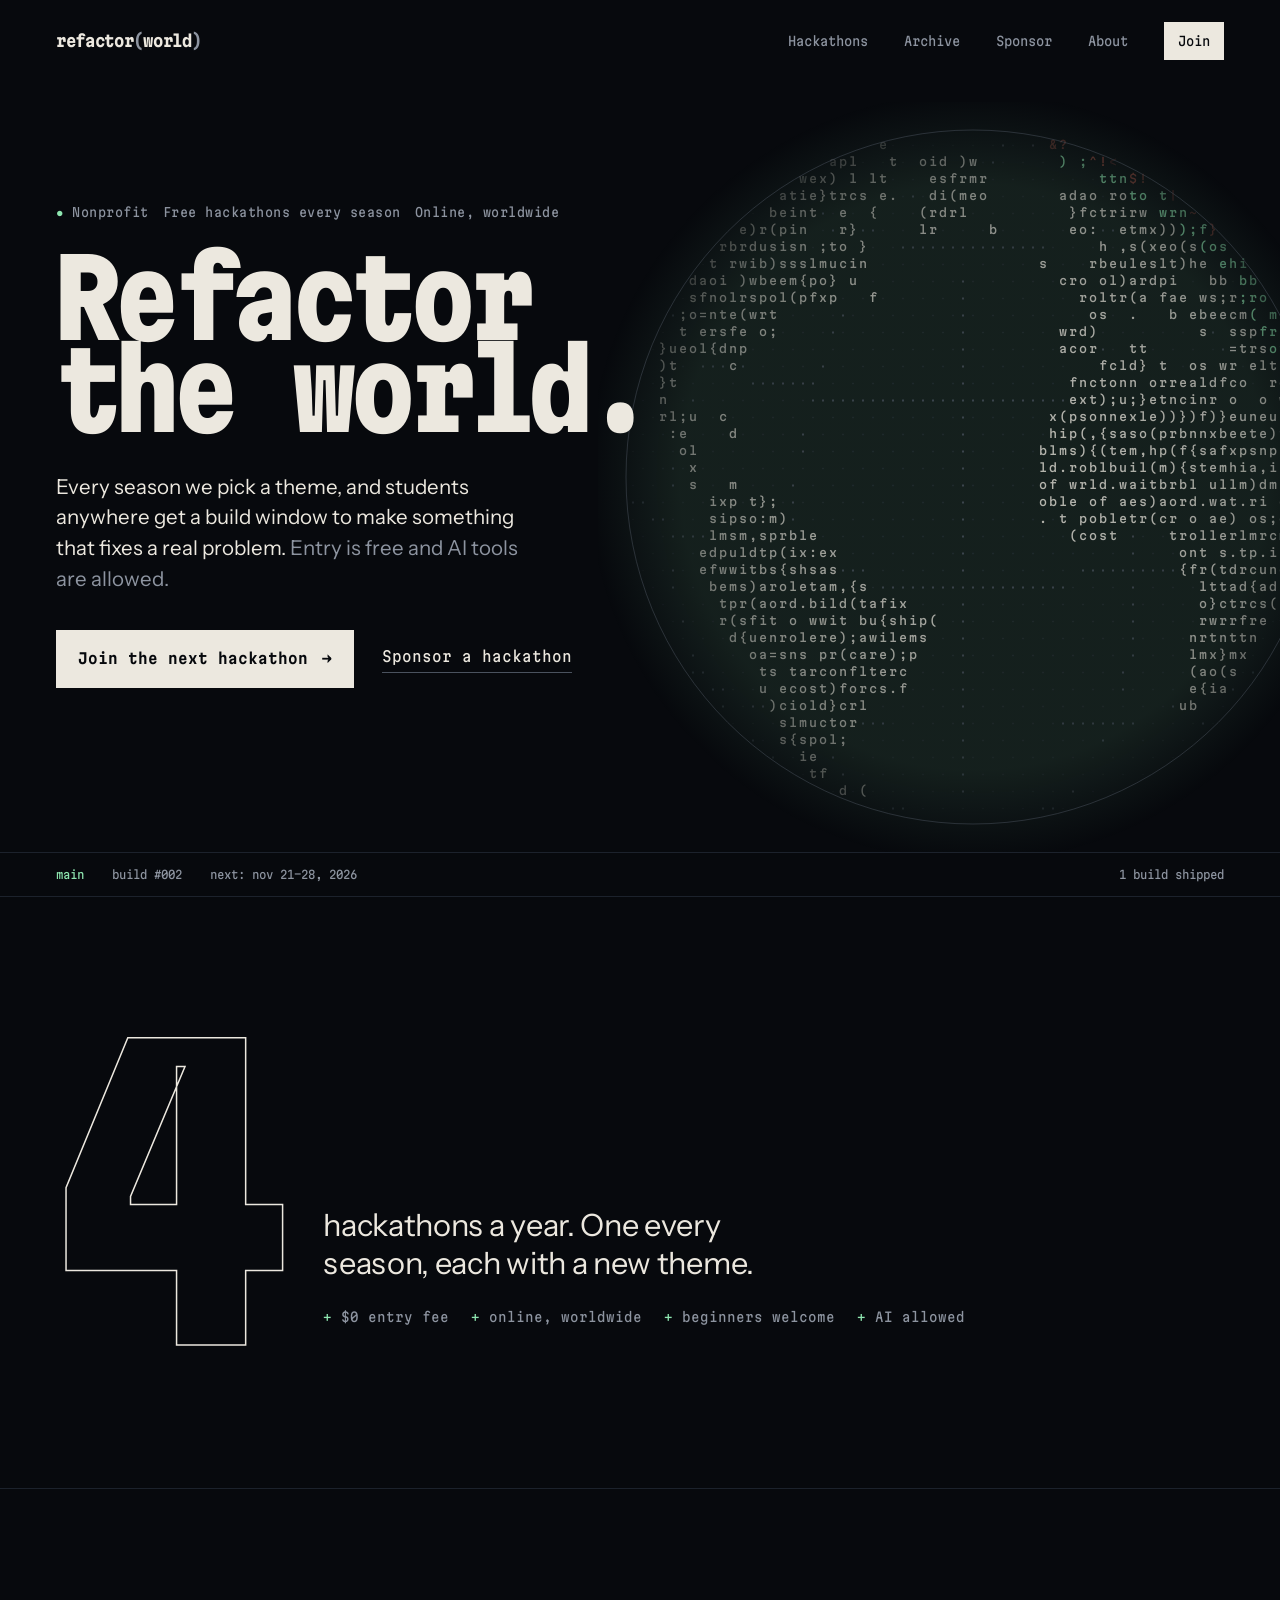
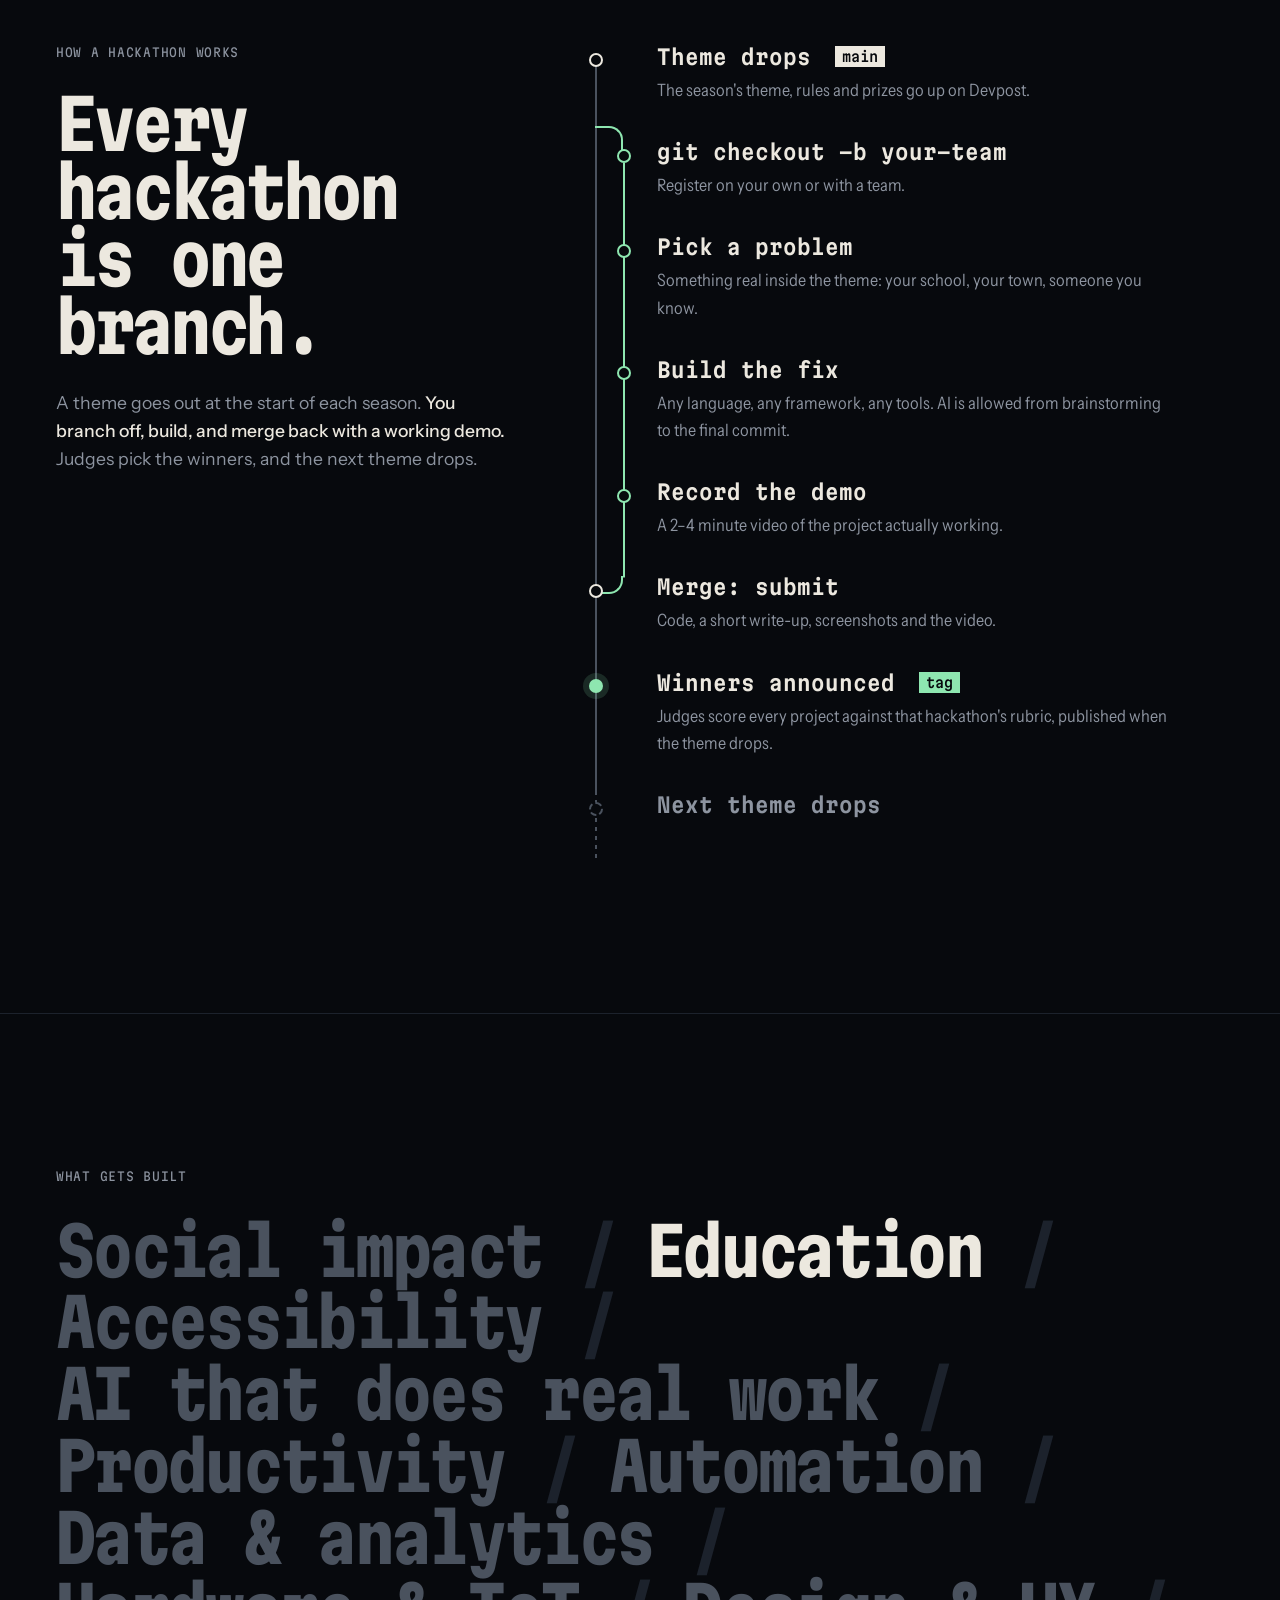
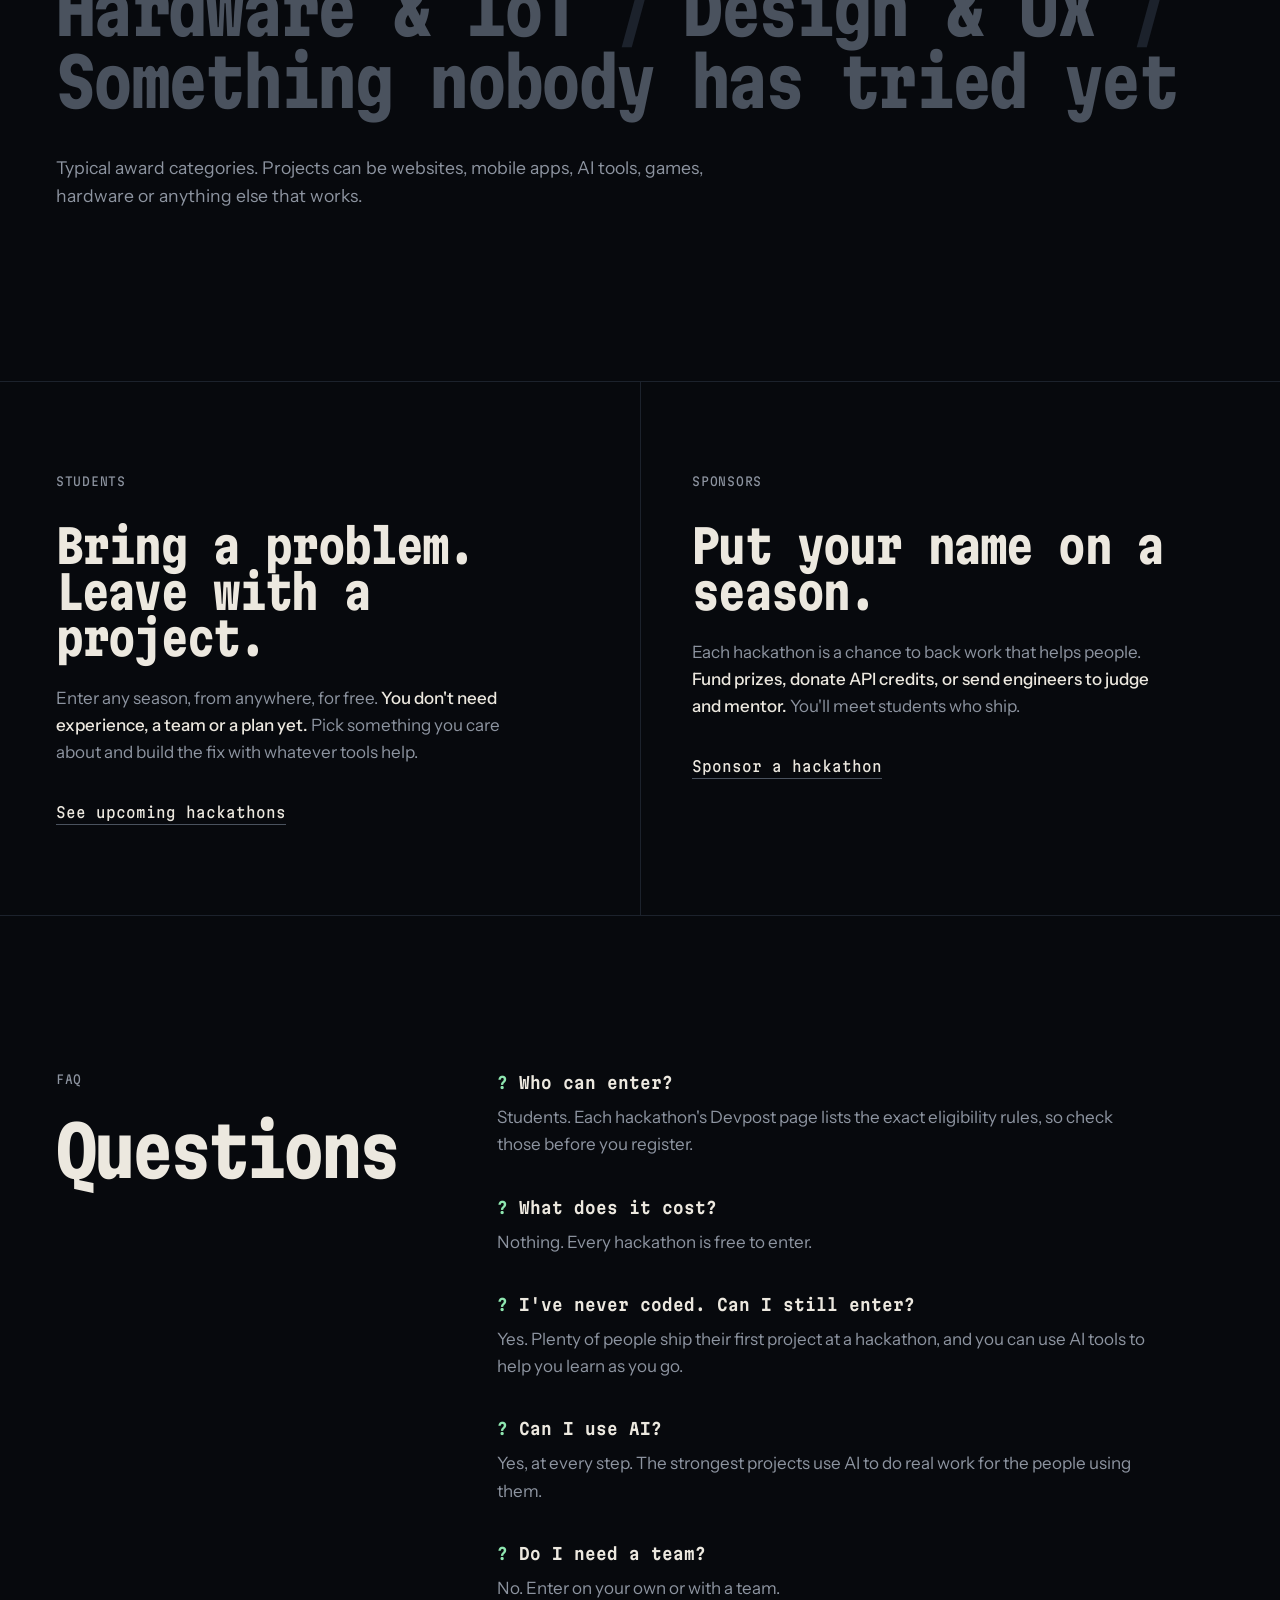
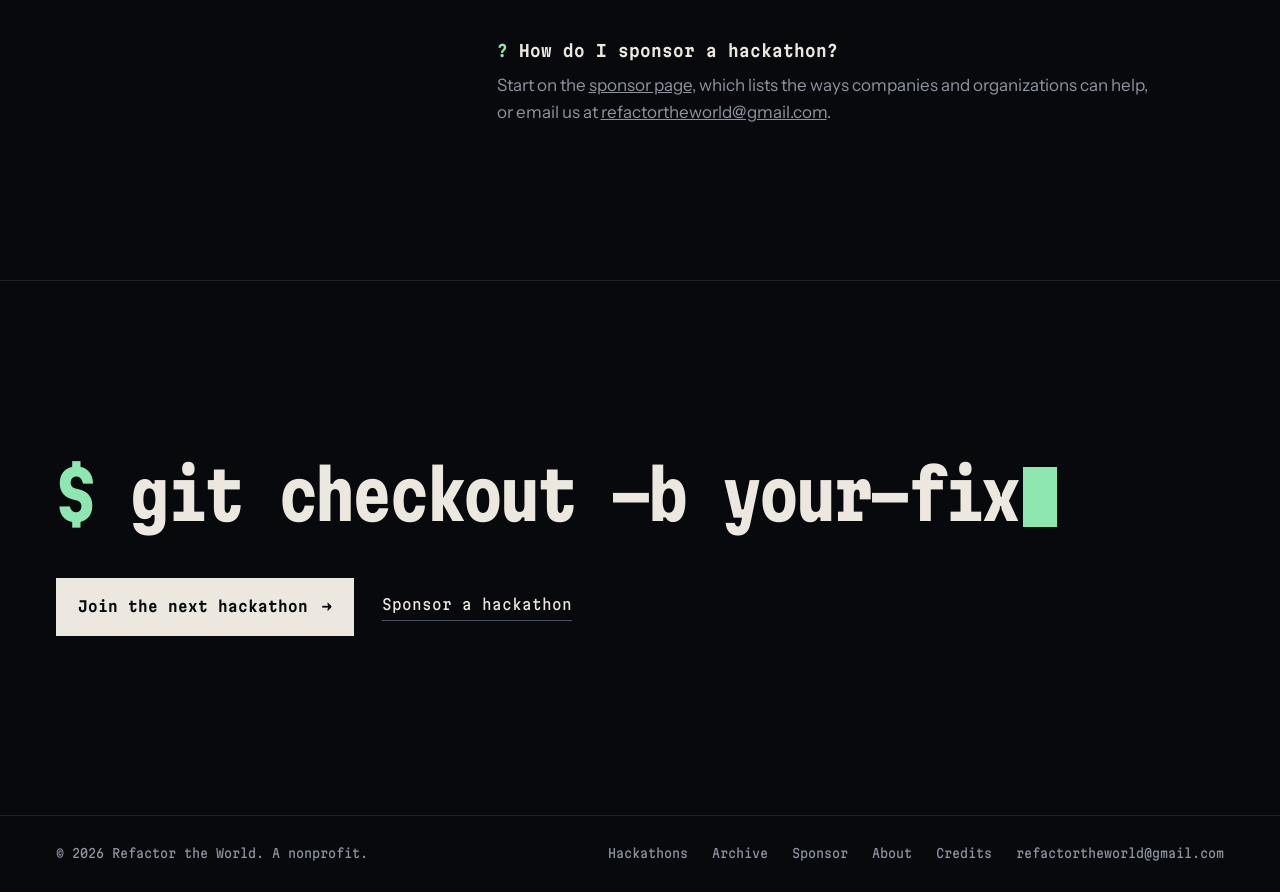
<file: index.html>
<!doctype html>
<html lang="en">
<head>
  <meta charset="utf-8">
  <meta name="viewport" content="width=device-width, initial-scale=1, viewport-fit=cover">
  <title>Refactor the World</title>
  <meta name="description" content="Refactor the World is a nonprofit running a free, online hackathon every season where students build fixes for real problems.">
  <meta property="og:title" content="Refactor the World">
  <meta property="og:description" content="A free, online hackathon every season for students who want to fix real problems.">
  <meta property="og:type" content="website">
  <meta name="theme-color" content="#07090d">
  <link rel="canonical" href="https://refactortheworld.org/">
  <meta property="og:url" content="https://refactortheworld.org/">
  <meta property="og:site_name" content="Refactor the World">
  <meta property="og:image" content="https://refactortheworld.org/assets/img/og.png">
  <meta property="og:image:width" content="1200">
  <meta property="og:image:height" content="630">
  <meta property="og:image:alt" content="Refactor the world. Four free online hackathons a year for students.">
  <meta name="twitter:card" content="summary_large_image">
  <meta name="twitter:image" content="https://refactortheworld.org/assets/img/og.png">
  <link rel="apple-touch-icon" href="assets/img/icon-180.png">
  <link rel="manifest" href="site.webmanifest">
  <link rel="icon" href="assets/img/favicon-32.png" sizes="32x32" type="image/png">
  <link rel="icon" href="assets/img/favicon-64.png" sizes="64x64" type="image/png">
  <link rel="preconnect" href="https://fonts.googleapis.com">
  <link rel="preconnect" href="https://fonts.gstatic.com" crossorigin>
  <link href="https://fonts.googleapis.com/css2?family=Instrument+Sans:wght@400..600&family=Martian+Mono:wdth,wght@75..112.5,100..800&display=swap" rel="stylesheet">
  <link rel="stylesheet" href="assets/css/site.css">
  <script type="application/ld+json">{"@context": "https://schema.org", "@type": "NGO", "name": "Refactor the World", "url": "https://refactortheworld.org/", "logo": "https://refactortheworld.org/assets/img/icon-512.png", "email": "refactortheworld@gmail.com", "description": "A nonprofit running four free, online hackathons a year where students build fixes for real problems."}</script>
</head>
<body>
  <a class="skip" href="#main">Skip to content</a>

  <header class="top">
    <div class="wrap">
      <a class="wordmark" href="index.html">refactor<i>(</i>world<i>)</i></a>
      <nav aria-label="Main">
        <a class="hide-sm" href="hackathons.html">Hackathons</a>
        <a class="hide-sm" href="archive.html">Archive</a>
        <a class="hide-sm" href="sponsor.html">Sponsor</a>
        <a class="hide-sm" href="about.html">About</a>
        <a class="join" href="hackathons.html">Join</a>
        <button class="menu-btn" type="button" aria-expanded="false" aria-controls="mobile-menu" aria-label="Menu"><span></span><span></span></button>
      </nav>
    </div>
    <nav class="mobile-menu" id="mobile-menu" aria-label="Mobile" hidden>
      <a href="hackathons.html">Hackathons</a>
      <a href="archive.html">Archive</a>
      <a href="sponsor.html">Sponsor</a>
      <a href="about.html">About</a>
    </nav>
  </header>

  <main id="main">
    <section class="hero">
      <div class="wrap hero__grid">
        <div class="hero__copy">
          <p class="kicker"><span><b>&#9679;</b> Nonprofit</span><span>Free hackathons every season</span><span>Online, worldwide</span></p>
          <h1 class="headline">
            <span>Refactor</span>
            <span class="struck" data-scramble>the world.</span>
          </h1>
          <p class="hero__lede">Every season we pick a theme, and students anywhere get a build window to make something that fixes a real problem. <em>Entry is free and AI tools are allowed.</em></p>
          <div class="actions">
            <a class="button" href="hackathons.html">Join the next hackathon</a>
            <a class="textlink" href="sponsor.html">Sponsor a hackathon</a>
          </div>
        </div>

        <div class="hero__globe">
          <canvas id="globe" role="img" aria-label="A rotating globe drawn in code characters. A green wave sweeps around it, rewriting red noise into clean code."></canvas>
        </div>
      </div>

      <div class="statusbar">
        <div class="wrap">
          <span class="branch">main</span>
          <span data-next-build>build #002</span>
          <span>next: <span data-next-date>date announced soon</span></span>
          <a class="push" href="archive.html" data-shipped>past builds</a>
        </div>
      </div>
    </section>

    <section class="section">
      <div class="wrap proof">
        <p class="proof__num" aria-hidden="true">4</p>
        <div class="proof__text">
          <p><span class="sr-only">4 </span>hackathons a year. One every season, each with a new theme.</p>
          <ul class="facts">
            <li>$0 entry fee</li>
            <li>online, worldwide</li>
            <li>beginners welcome</li>
            <li>AI allowed</li>
          </ul>
        </div>
      </div>
    </section>

    <section class="section">
      <div class="wrap month">
        <div class="month__intro">
          <p class="label">How a hackathon works</p>
          <h2 class="h2">Every hackathon is one branch.</h2>
          <p class="body-copy">A theme goes out at the start of each season. <strong>You branch off, build, and merge back with a working demo.</strong> Judges pick the winners, and the next theme drops.</p>
        </div>

        <div class="gitlog-wrap" data-gitlog>
        <div class="gitlog__progress" aria-hidden="true"></div>
        <ol class="gitlog">
          <li class="c-main">
            <div class="graph" aria-hidden="true"></div>
            <div class="commit">
              <p class="commit__msg">Theme drops <span class="ref ref--main">main</span></p>
              <p class="commit__desc">The season's theme, rules and prizes go up on Devpost.</p>
            </div>
          </li>
          <li class="c-fork">
            <div class="graph" aria-hidden="true"></div>
            <div class="commit">
              <p class="commit__msg">git checkout -b your-team</p>
              <p class="commit__desc">Register on your own or with a team.</p>
            </div>
          </li>
          <li class="c-branch">
            <div class="graph" aria-hidden="true"></div>
            <div class="commit">
              <p class="commit__msg">Pick a problem</p>
              <p class="commit__desc">Something real inside the theme: your school, your town, someone you know.</p>
            </div>
          </li>
          <li class="c-branch">
            <div class="graph" aria-hidden="true"></div>
            <div class="commit">
              <p class="commit__msg">Build the fix</p>
              <p class="commit__desc">Any language, any framework, any tools. AI is allowed from brainstorming to the final commit.</p>
            </div>
          </li>
          <li class="c-branch">
            <div class="graph" aria-hidden="true"></div>
            <div class="commit">
              <p class="commit__msg">Record the demo</p>
              <p class="commit__desc">A 2&ndash;4 minute video of the project actually working.</p>
            </div>
          </li>
          <li class="c-merge">
            <div class="graph" aria-hidden="true"></div>
            <div class="commit">
              <p class="commit__msg">Merge: submit</p>
              <p class="commit__desc">Code, a short write-up, screenshots and the video.</p>
            </div>
          </li>
          <li class="c-tag">
            <div class="graph" aria-hidden="true"></div>
            <div class="commit">
              <p class="commit__msg">Winners announced <span class="ref">tag</span></p>
              <p class="commit__desc">Judges score every project against that hackathon's rubric, published when the theme drops.</p>
            </div>
          </li>
          <li class="c-next">
            <div class="graph" aria-hidden="true"></div>
            <div class="commit">
              <p class="commit__msg">Next theme drops</p>
            </div>
          </li>
        </ol>
        </div>
      </div>
    </section>

    <section class="section">
      <div class="wrap">
        <p class="label">What gets built</p>
        <ul class="tracks" data-tracks>
          <li>Social impact</li>
          <li>Education</li>
          <li>Accessibility</li>
          <li>AI that does real work</li>
          <li>Productivity</li>
          <li>Automation</li>
          <li>Data &amp; analytics</li>
          <li>Hardware &amp; IoT</li>
          <li>Design &amp; UX</li>
          <li>Something nobody has tried yet</li>
        </ul>
        <p class="body-copy tracks-note">Typical award categories. Projects can be websites, mobile apps, AI tools, games, hardware or anything else that works.</p>
      </div>
    </section>

    <section aria-label="Get involved">
      <div class="wrap split">
        <div>
          <p class="label">Students</p>
          <h3>Bring a problem. Leave with a project.</h3>
          <p>Enter any season, from anywhere, for free. <strong>You don't need experience, a team or a plan yet.</strong> Pick something you care about and build the fix with whatever tools help.</p>
          <a class="textlink" href="hackathons.html">See upcoming hackathons</a>
        </div>
        <div>
          <p class="label">Sponsors</p>
          <h3>Put your name on a season.</h3>
          <p>Each hackathon is a chance to back work that helps people. <strong>Fund prizes, donate API credits, or send engineers to judge and mentor.</strong> You'll meet students who ship.</p>
          <a class="textlink" href="sponsor.html">Sponsor a hackathon</a>
        </div>
      </div>
    </section>

    <section class="section" id="faq">
      <div class="wrap faq">
        <div>
          <p class="label">FAQ</p>
          <h2 class="h2">Questions</h2>
        </div>
        <dl>
          <dt>Who can enter?</dt>
          <dd>Students. Each hackathon's Devpost page lists the exact eligibility rules, so check those before you register.</dd>
          <dt>What does it cost?</dt>
          <dd>Nothing. Every hackathon is free to enter.</dd>
          <dt>I've never coded. Can I still enter?</dt>
          <dd>Yes. Plenty of people ship their first project at a hackathon, and you can use AI tools to help you learn as you go.</dd>
          <dt>Can I use AI?</dt>
          <dd>Yes, at every step. The strongest projects use AI to do real work for the people using them.</dd>
          <dt>Do I need a team?</dt>
          <dd>No. Enter on your own or with a team.</dd>
          <dt>How do I sponsor a hackathon?</dt>
          <dd>Start on the <a href="sponsor.html">sponsor page</a>, which lists the ways companies and organizations can help, or email us at <a href="mailto:refactortheworld@gmail.com">refactortheworld@gmail.com</a>.</dd>
        </dl>
      </div>
    </section>

    <section class="closing">
      <div class="wrap">
        <p class="prompt"><span class="sigil">$</span> git checkout -b <span class="nowrap">your-fix</span><span class="caret" aria-hidden="true"></span></p>
        <div class="actions">
          <a class="button" href="hackathons.html">Join the next hackathon</a>
          <a class="textlink" href="sponsor.html">Sponsor a hackathon</a>
        </div>
      </div>
    </section>
  </main>

  <footer class="foot">
    <div class="wrap">
      <span>&copy; <span data-year>2026</span> Refactor the World. A nonprofit.</span>
      <nav aria-label="Footer">
        <a href="hackathons.html">Hackathons</a>
        <a href="archive.html">Archive</a>
        <a href="sponsor.html">Sponsor</a>
        <a href="about.html">About</a>
        <a href="credits.html">Credits</a>
        <a href="mailto:refactortheworld@gmail.com">refactortheworld@gmail.com</a>
      </nav>
    </div>
  </footer>

  <script src="assets/js/events.js"></script>
  <script src="assets/js/land.js"></script>
  <script src="assets/js/globe.js"></script>
  <script src="assets/js/site.js"></script>
</body>
</html>
</file>
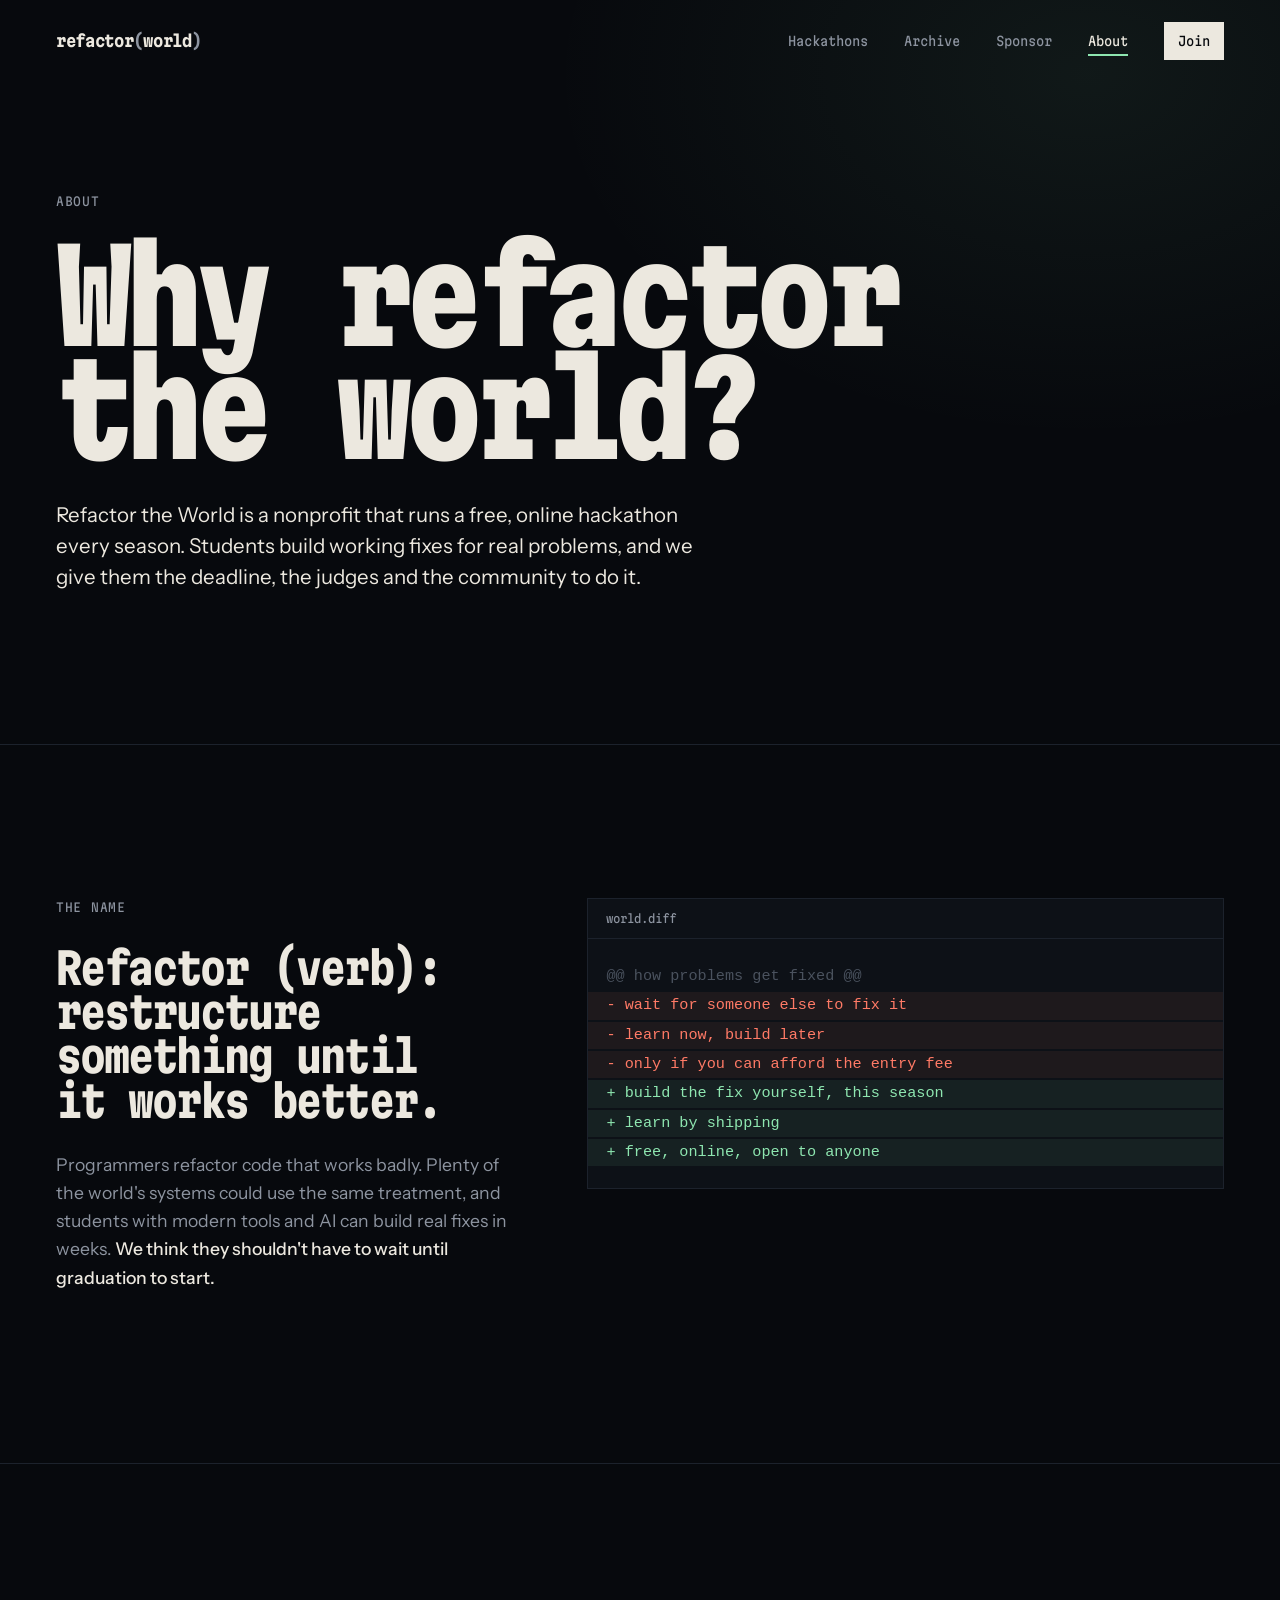
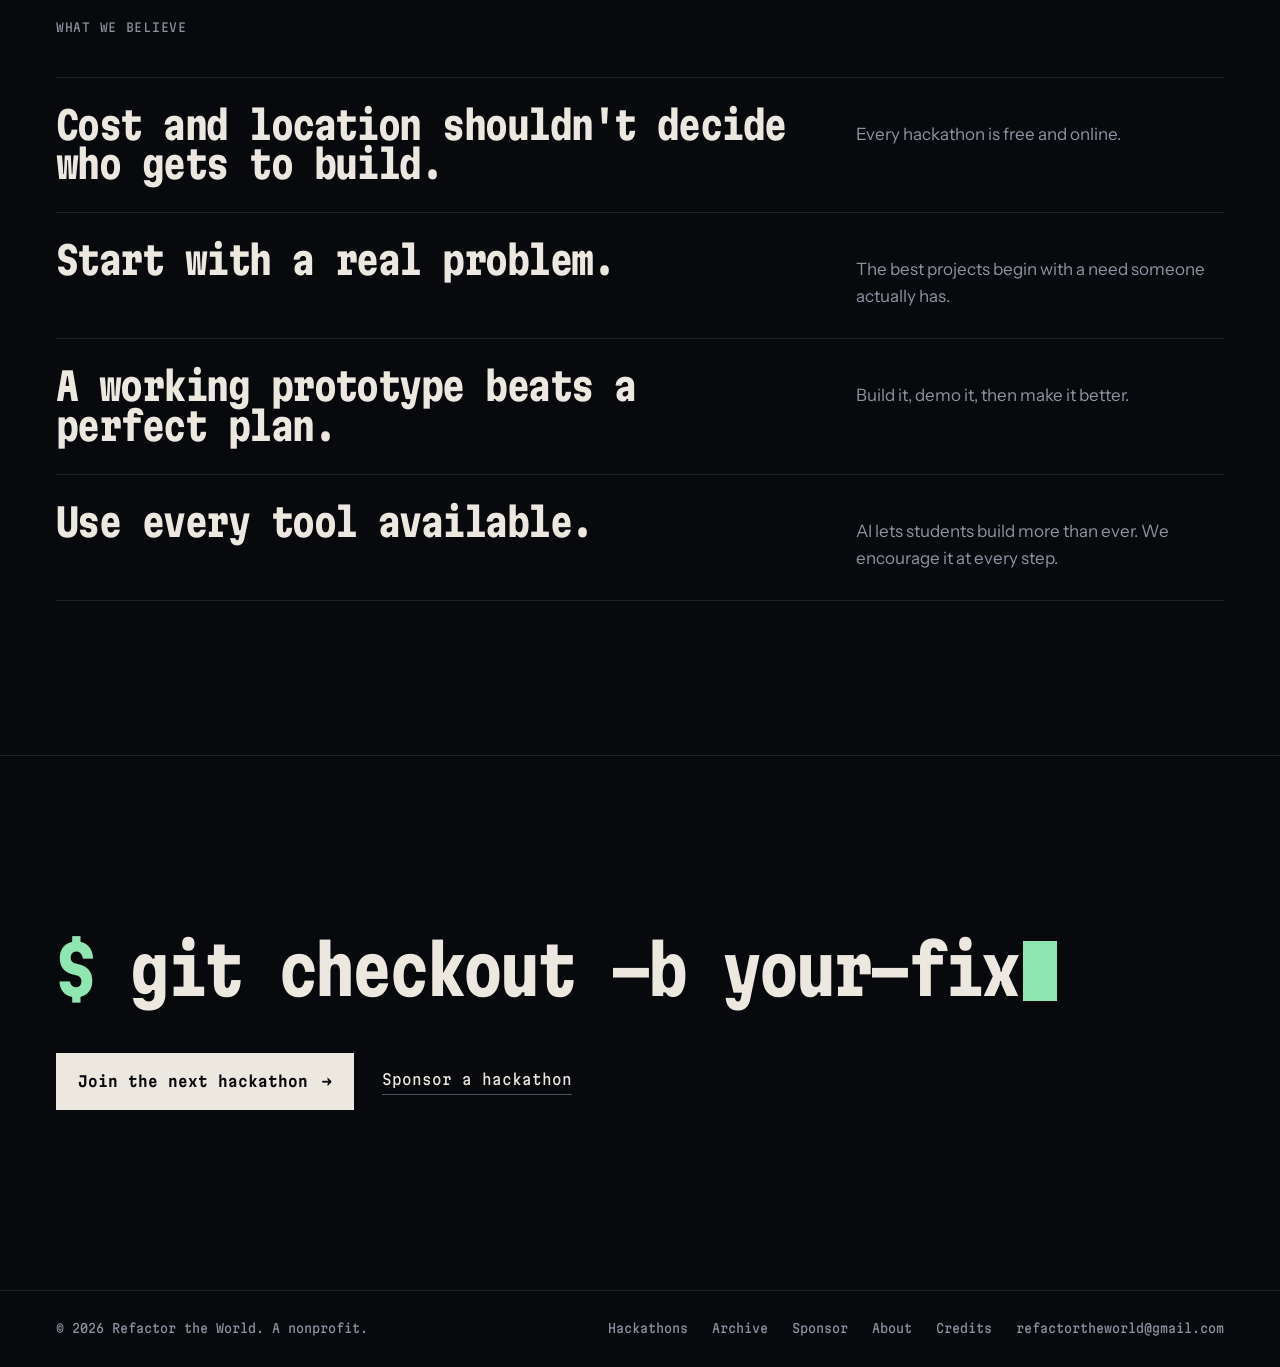
<file: about.html>
<!doctype html>
<html lang="en">
<head>
  <meta charset="utf-8">
  <meta name="viewport" content="width=device-width, initial-scale=1, viewport-fit=cover">
  <title>About · Refactor the World</title>
  <meta name="description" content="Refactor the World is a nonprofit running a free, online hackathon every season where students build fixes for real problems.">
  <meta property="og:title" content="About · Refactor the World">
  <meta property="og:description" content="Refactor the World is a nonprofit running a free, online hackathon every season where students build fixes for real problems.">
  <meta property="og:type" content="website">
  <meta name="theme-color" content="#07090d">
  <link rel="canonical" href="https://refactortheworld.org/about.html">
  <meta property="og:url" content="https://refactortheworld.org/about.html">
  <meta property="og:site_name" content="Refactor the World">
  <meta property="og:image" content="https://refactortheworld.org/assets/img/og.png">
  <meta property="og:image:width" content="1200">
  <meta property="og:image:height" content="630">
  <meta property="og:image:alt" content="Refactor the world. Four free online hackathons a year for students.">
  <meta name="twitter:card" content="summary_large_image">
  <meta name="twitter:image" content="https://refactortheworld.org/assets/img/og.png">
  <link rel="apple-touch-icon" href="assets/img/icon-180.png">
  <link rel="manifest" href="site.webmanifest">
  <link rel="icon" href="assets/img/favicon-32.png" sizes="32x32" type="image/png">
  <link rel="icon" href="assets/img/favicon-64.png" sizes="64x64" type="image/png">
  <link rel="preconnect" href="https://fonts.googleapis.com">
  <link rel="preconnect" href="https://fonts.gstatic.com" crossorigin>
  <link href="https://fonts.googleapis.com/css2?family=Instrument+Sans:wght@400..600&family=Martian+Mono:wdth,wght@75..112.5,100..800&display=swap" rel="stylesheet">
  <link rel="stylesheet" href="assets/css/site.css">
</head>
<body>
  <a class="skip" href="#main">Skip to content</a>

  <header class="top">
    <div class="wrap">
      <a class="wordmark" href="index.html">refactor<i>(</i>world<i>)</i></a>
      <nav aria-label="Main">
        <a class="hide-sm" href="hackathons.html">Hackathons</a>
        <a class="hide-sm" href="archive.html">Archive</a>
        <a class="hide-sm" href="sponsor.html">Sponsor</a>
        <a class="hide-sm" href="about.html" aria-current="page">About</a>
        <a class="join" href="hackathons.html">Join</a>
        <button class="menu-btn" type="button" aria-expanded="false" aria-controls="mobile-menu" aria-label="Menu"><span></span><span></span></button>
      </nav>
    </div>
    <nav class="mobile-menu" id="mobile-menu" aria-label="Mobile" hidden>
      <a href="hackathons.html">Hackathons</a>
      <a href="archive.html">Archive</a>
      <a href="sponsor.html">Sponsor</a>
      <a href="about.html" aria-current="page">About</a>
    </nav>
  </header>

  <main id="main">
    <section class="page-head">
      <div class="wrap">
        <p class="label">About</p>
        <h1 class="title">Why refactor<br>the world?</h1>
        <p class="lede">Refactor the World is a nonprofit that runs a free, online hackathon every season. Students build working fixes for real problems, and we give them the deadline, the judges and the community to do it.</p>
      </div>
    </section>

    <section class="section">
      <div class="wrap name-grid">
        <div>
          <p class="label">The name</p>
          <h2 class="h2 h2--sm">Refactor (verb): restructure something until it works better.</h2>
          <p class="body-copy">Programmers refactor code that works badly. Plenty of the world's systems could use the same treatment, and students with modern tools and AI can build real fixes in weeks. <strong>We think they shouldn't have to wait until graduation to start.</strong></p>
        </div>
        <div class="code diff" role="group" aria-label="world.diff">
          <div class="code__bar">world.diff</div>
<pre><code><span class="c">@@ how problems get fixed @@</span>
<span class="del">- wait for someone else to fix it</span>
<span class="del">- learn now, build later</span>
<span class="del">- only if you can afford the entry fee</span>
<span class="add">+ build the fix yourself, this season</span>
<span class="add">+ learn by shipping</span>
<span class="add">+ free, online, open to anyone</span></code></pre>
        </div>
      </div>
    </section>

    <section class="section">
      <div class="wrap">
        <p class="label">What we believe</p>
        <ul class="rows rows--values">
          <li>
            <h3>Cost and location shouldn't decide who gets to build.</h3>
            <p>Every hackathon is free and online.</p>
          </li>
          <li>
            <h3>Start with a real problem.</h3>
            <p>The best projects begin with a need someone actually has.</p>
          </li>
          <li>
            <h3>A working prototype beats a perfect plan.</h3>
            <p>Build it, demo it, then make it better.</p>
          </li>
          <li>
            <h3>Use every tool available.</h3>
            <p>AI lets students build more than ever. We encourage it at every step.</p>
          </li>
        </ul>
      </div>
    </section>

    <!-- TODO: add the team. Suggested structure:
    <section class="section">
      <div class="wrap">
        <p class="label">Team</p>
        <ul class="rows rows--team">
          <li><h3>Full name</h3><p>Role. One-line bio.</p></li>
        </ul>
      </div>
    </section>
    -->

    <section class="closing">
      <div class="wrap">
        <p class="prompt"><span class="sigil">$</span> git checkout -b <span class="nowrap">your-fix</span><span class="caret" aria-hidden="true"></span></p>
        <div class="actions">
          <a class="button" href="hackathons.html">Join the next hackathon</a>
          <a class="textlink" href="sponsor.html">Sponsor a hackathon</a>
        </div>
      </div>
    </section>
  </main>


  <footer class="foot">
    <div class="wrap">
      <span>&copy; <span data-year>2026</span> Refactor the World. A nonprofit.</span>
      <nav aria-label="Footer">
        <a href="hackathons.html">Hackathons</a>
        <a href="archive.html">Archive</a>
        <a href="sponsor.html">Sponsor</a>
        <a href="about.html">About</a>
        <a href="credits.html">Credits</a>
        <a href="mailto:refactortheworld@gmail.com">refactortheworld@gmail.com</a>
      </nav>
    </div>
  </footer>

  <script src="assets/js/events.js"></script>
  <script src="assets/js/site.js"></script>
</body>
</html>
</file>
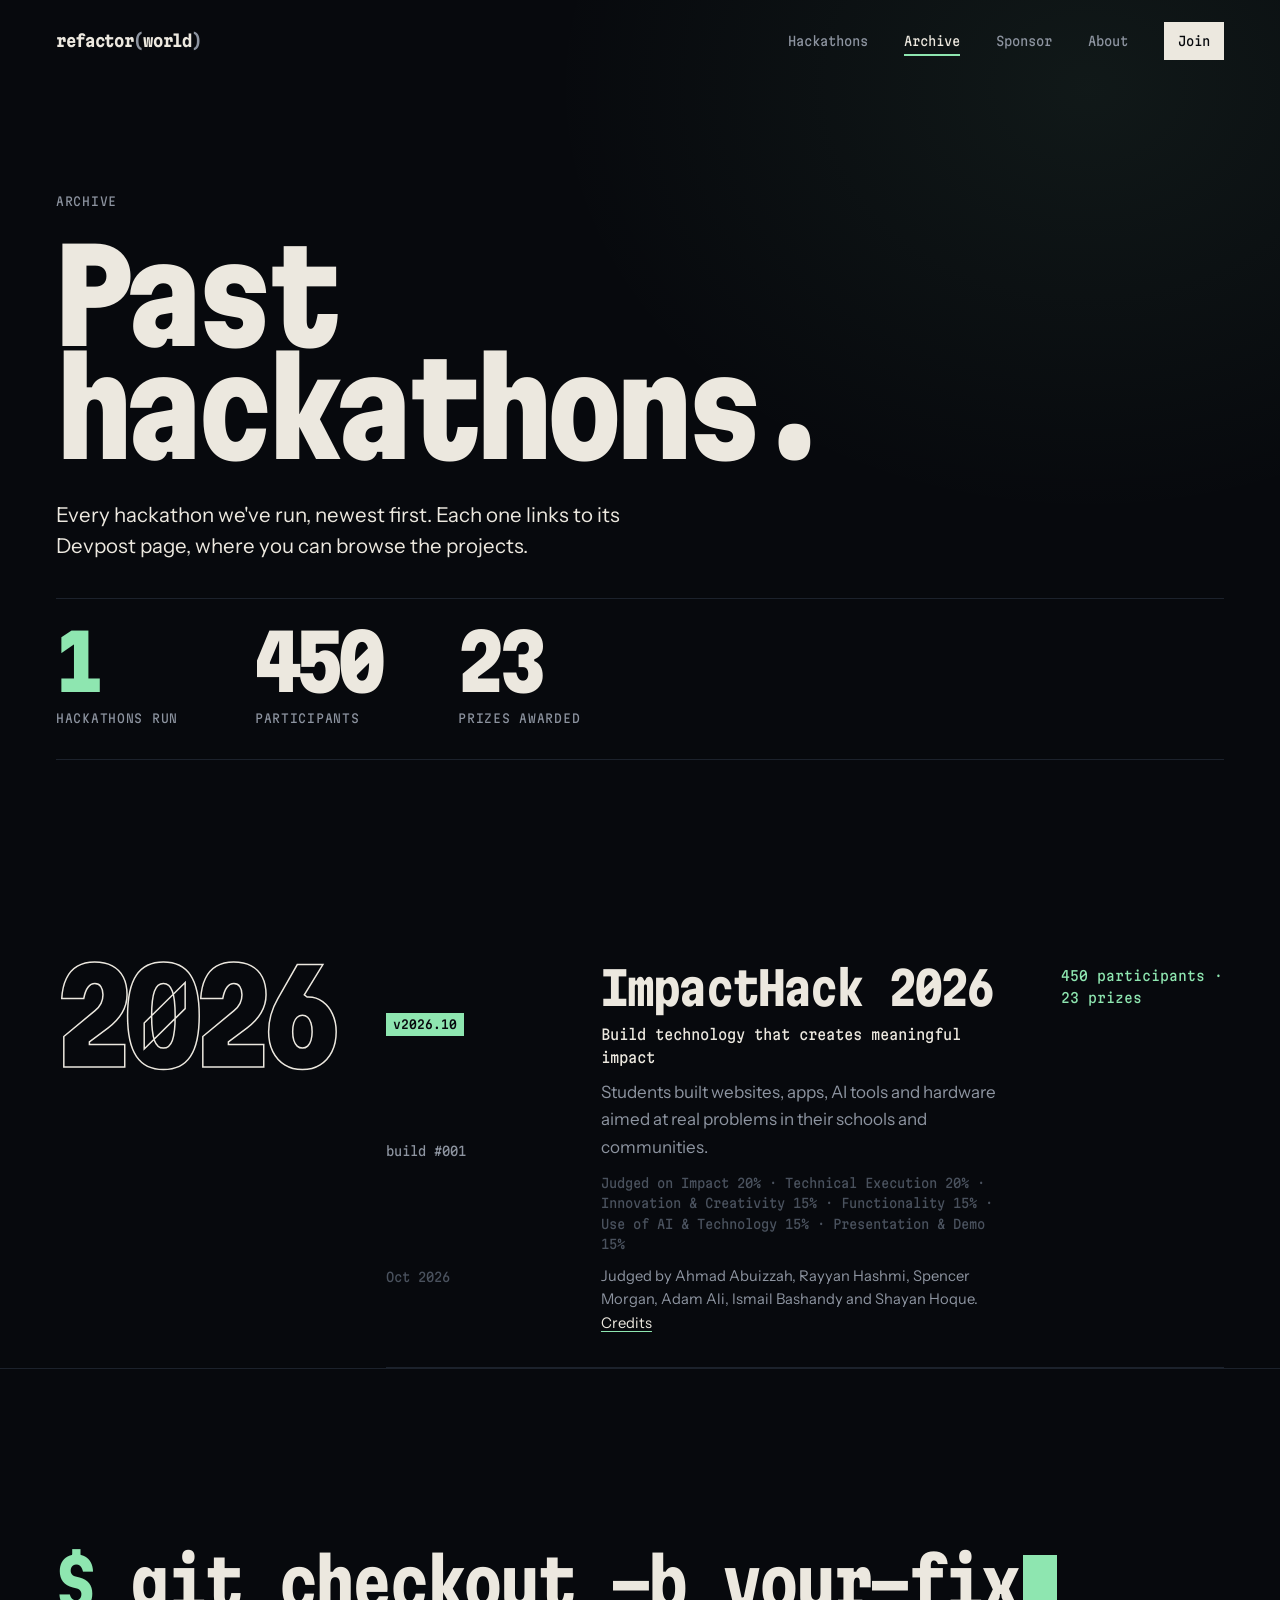
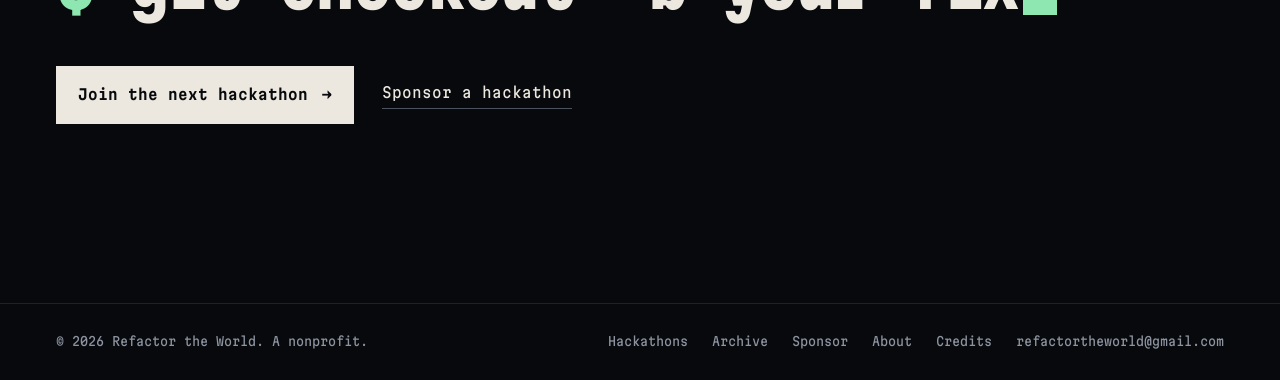
<file: archive.html>
<!doctype html>
<html lang="en">
<head>
  <meta charset="utf-8">
  <meta name="viewport" content="width=device-width, initial-scale=1, viewport-fit=cover">
  <title>Archive · Refactor the World</title>
  <meta name="description" content="Every Refactor the World hackathon so far, with themes, participant numbers, winners and links to the projects.">
  <meta property="og:title" content="Archive · Refactor the World">
  <meta property="og:description" content="Every Refactor the World hackathon so far, with themes, participant numbers, winners and links to the projects.">
  <meta property="og:type" content="website">
  <meta name="theme-color" content="#07090d">
  <link rel="canonical" href="https://refactortheworld.org/archive.html">
  <meta property="og:url" content="https://refactortheworld.org/archive.html">
  <meta property="og:site_name" content="Refactor the World">
  <meta property="og:image" content="https://refactortheworld.org/assets/img/og.png">
  <meta property="og:image:width" content="1200">
  <meta property="og:image:height" content="630">
  <meta property="og:image:alt" content="Refactor the world. Four free online hackathons a year for students.">
  <meta name="twitter:card" content="summary_large_image">
  <meta name="twitter:image" content="https://refactortheworld.org/assets/img/og.png">
  <link rel="apple-touch-icon" href="assets/img/icon-180.png">
  <link rel="manifest" href="site.webmanifest">
  <link rel="icon" href="assets/img/favicon-32.png" sizes="32x32" type="image/png">
  <link rel="icon" href="assets/img/favicon-64.png" sizes="64x64" type="image/png">
  <link rel="preconnect" href="https://fonts.googleapis.com">
  <link rel="preconnect" href="https://fonts.gstatic.com" crossorigin>
  <link href="https://fonts.googleapis.com/css2?family=Instrument+Sans:wght@400..600&family=Martian+Mono:wdth,wght@75..112.5,100..800&display=swap" rel="stylesheet">
  <link rel="stylesheet" href="assets/css/site.css">
</head>
<body>
  <a class="skip" href="#main">Skip to content</a>

  <header class="top">
    <div class="wrap">
      <a class="wordmark" href="index.html">refactor<i>(</i>world<i>)</i></a>
      <nav aria-label="Main">
        <a class="hide-sm" href="hackathons.html">Hackathons</a>
        <a class="hide-sm" href="archive.html" aria-current="page">Archive</a>
        <a class="hide-sm" href="sponsor.html">Sponsor</a>
        <a class="hide-sm" href="about.html">About</a>
        <a class="join" href="hackathons.html">Join</a>
        <button class="menu-btn" type="button" aria-expanded="false" aria-controls="mobile-menu" aria-label="Menu"><span></span><span></span></button>
      </nav>
    </div>
    <nav class="mobile-menu" id="mobile-menu" aria-label="Mobile" hidden>
      <a href="hackathons.html">Hackathons</a>
      <a href="archive.html" aria-current="page">Archive</a>
      <a href="sponsor.html">Sponsor</a>
      <a href="about.html">About</a>
    </nav>
  </header>

  <main id="main">
    <section class="page-head">
      <div class="wrap">
        <p class="label">Archive</p>
        <h1 class="title">Past<br>hackathons.</h1>
        <p class="lede">Every hackathon we've run, newest first. Each one links to its Devpost page, where you can browse the projects.</p>
        <div class="totals">
          <div><b data-total="hackathons">1</b><span>Hackathons run</span></div>
          <div><b data-total="participants">450</b><span>Participants</span></div>
          <div><b data-total="prizes">23</b><span>Prizes awarded</span></div>
        </div>
      </div>
    </section>

    <section>
      <div class="wrap" data-archive>
        <p class="archive-empty">Past hackathons will appear here once the first one wraps up.</p>
      </div>
    </section>

    <section class="closing">
      <div class="wrap">
        <p class="prompt"><span class="sigil">$</span> git checkout -b <span class="nowrap">your-fix</span><span class="caret" aria-hidden="true"></span></p>
        <div class="actions">
          <a class="button" href="hackathons.html">Join the next hackathon</a>
          <a class="textlink" href="sponsor.html">Sponsor a hackathon</a>
        </div>
      </div>
    </section>
  </main>



  <footer class="foot">
    <div class="wrap">
      <span>&copy; <span data-year>2026</span> Refactor the World. A nonprofit.</span>
      <nav aria-label="Footer">
        <a href="hackathons.html">Hackathons</a>
        <a href="archive.html">Archive</a>
        <a href="sponsor.html">Sponsor</a>
        <a href="about.html">About</a>
        <a href="credits.html">Credits</a>
        <a href="mailto:refactortheworld@gmail.com">refactortheworld@gmail.com</a>
      </nav>
    </div>
  </footer>

  <script src="assets/js/events.js"></script>
  <script src="assets/js/site.js"></script>
</body>
</html>
</file>
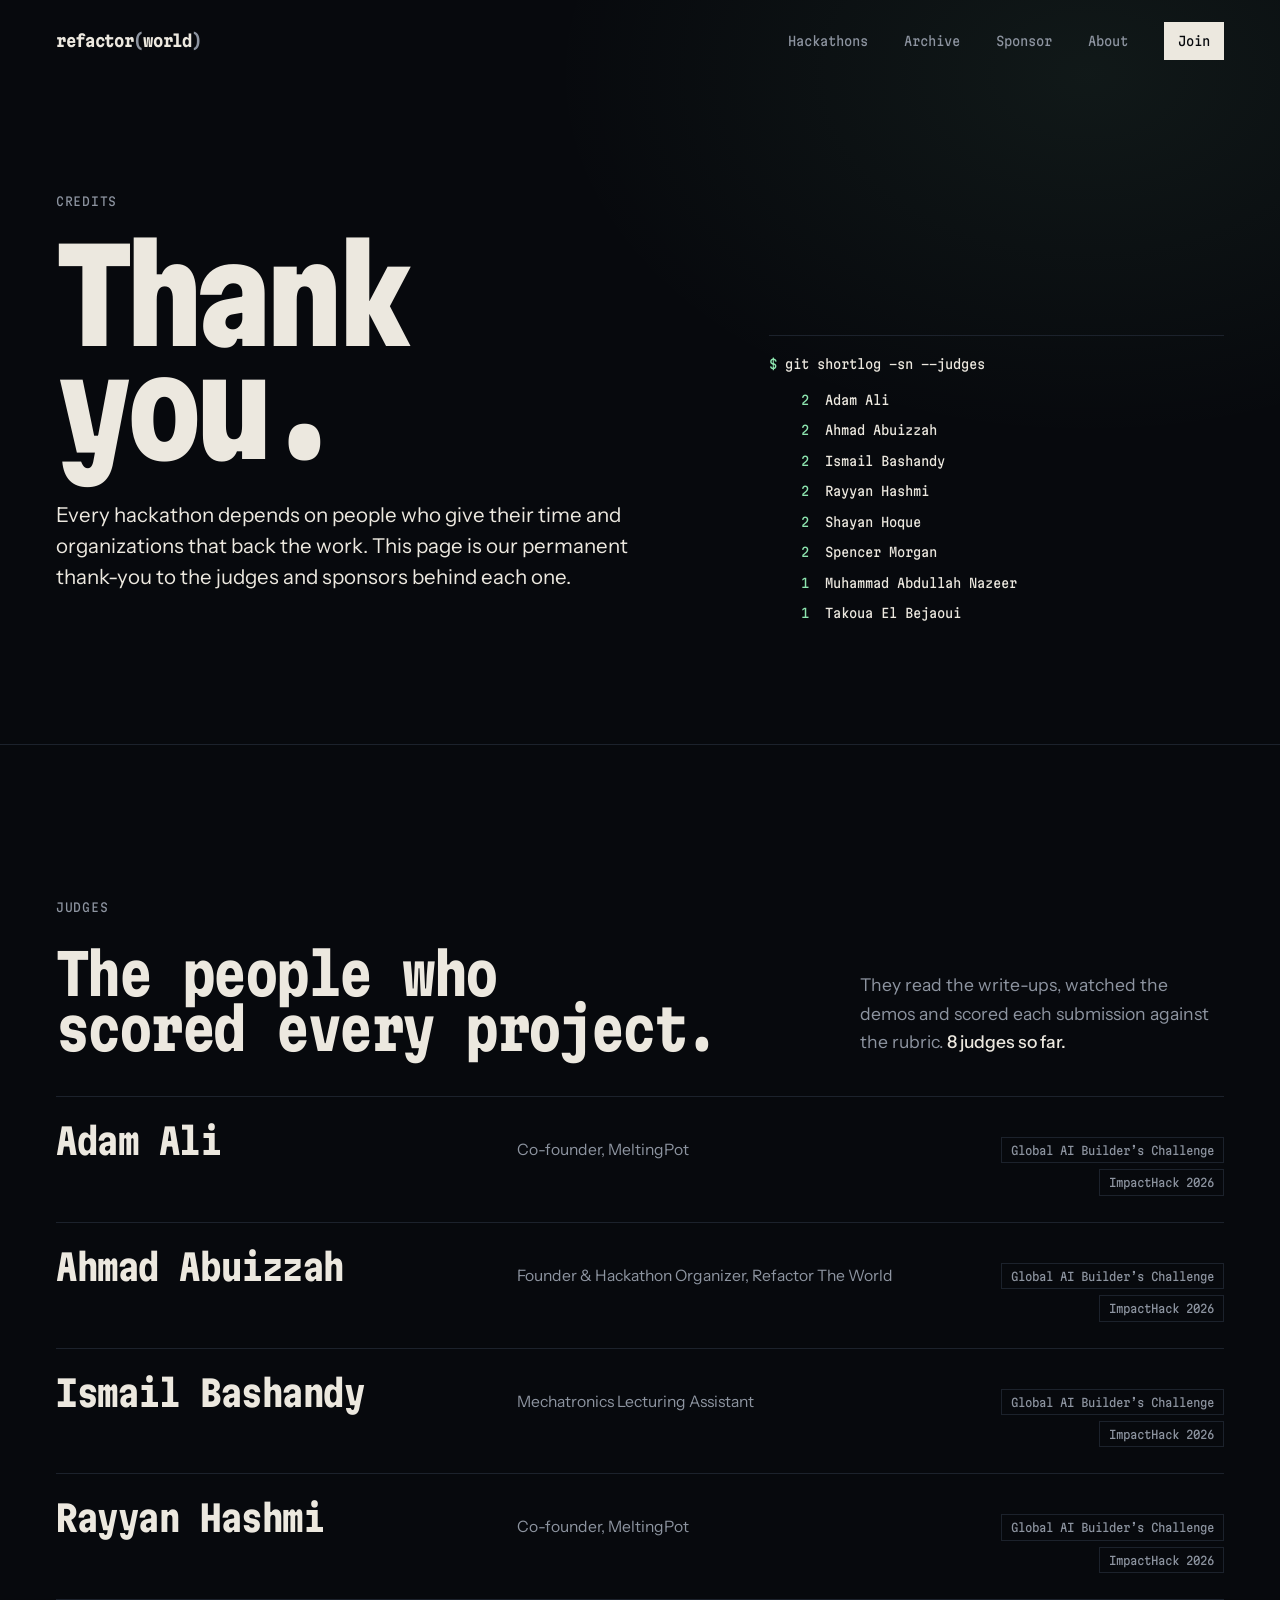
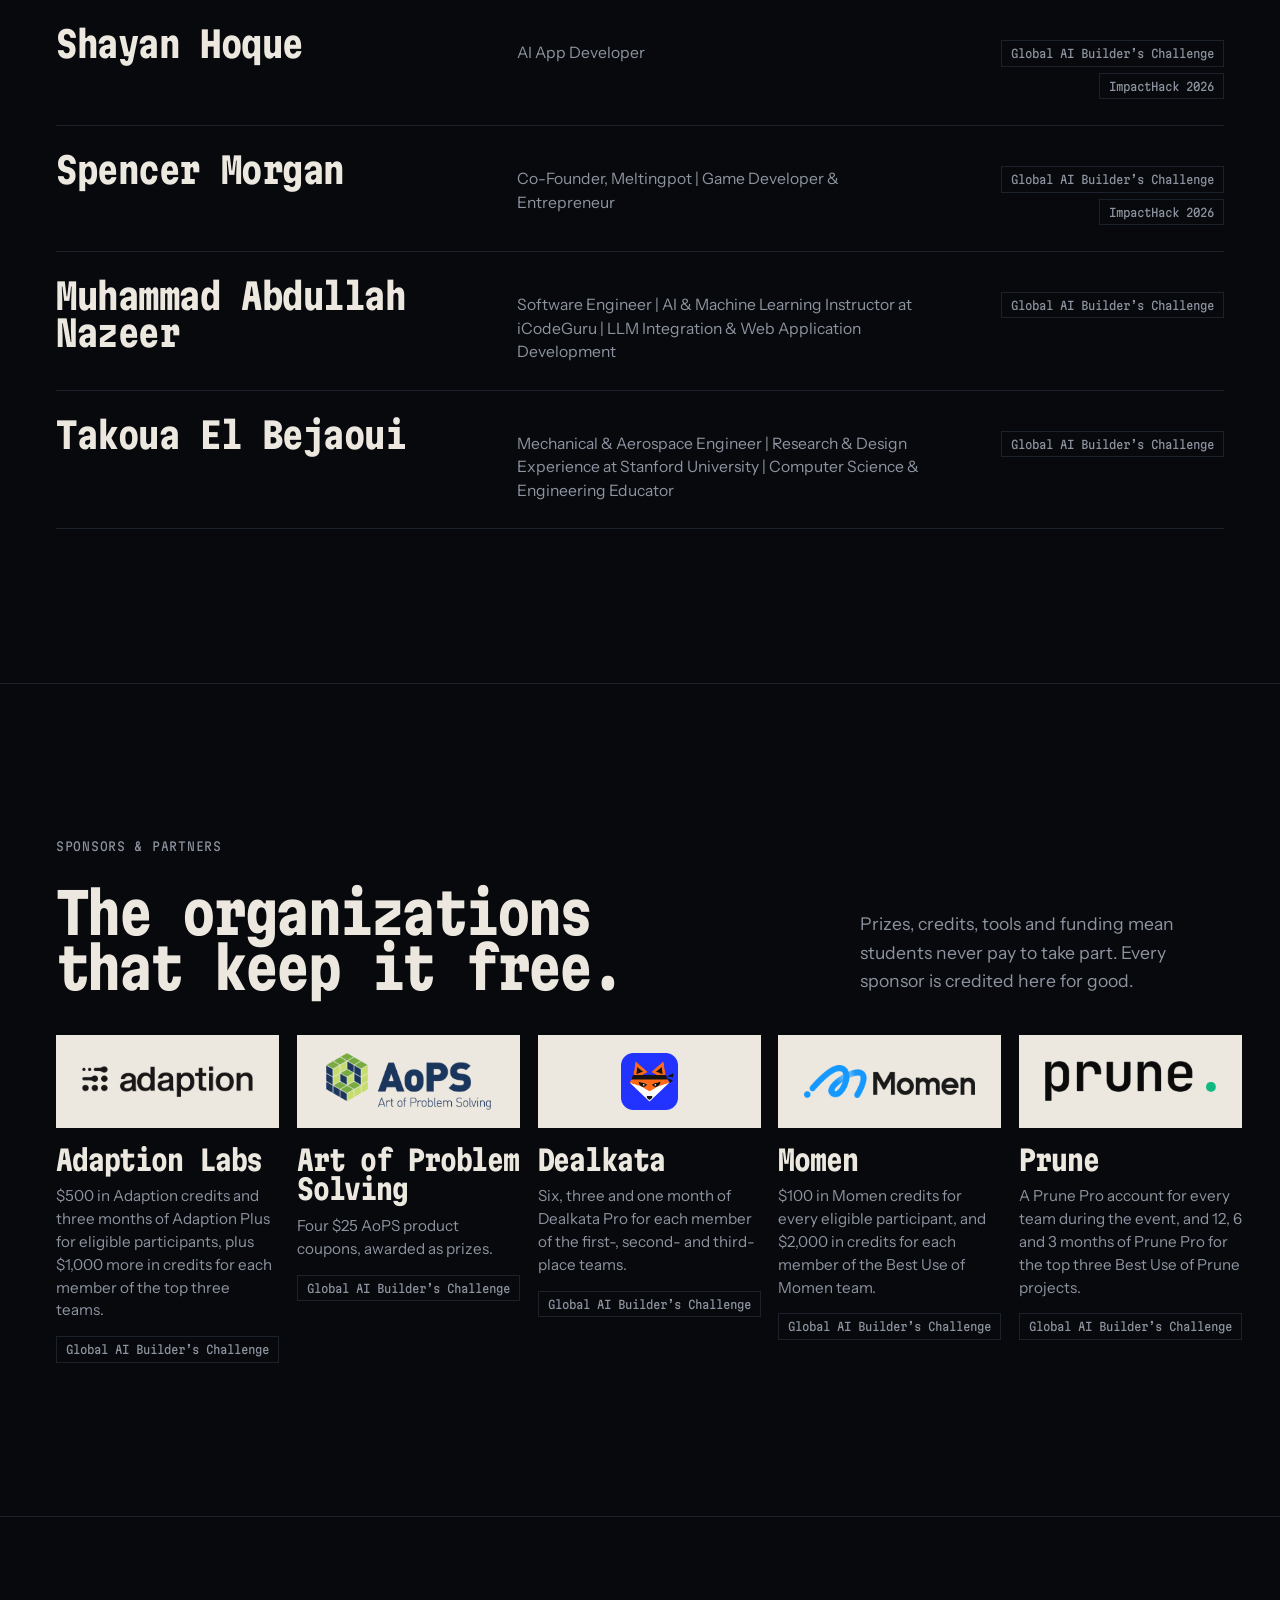
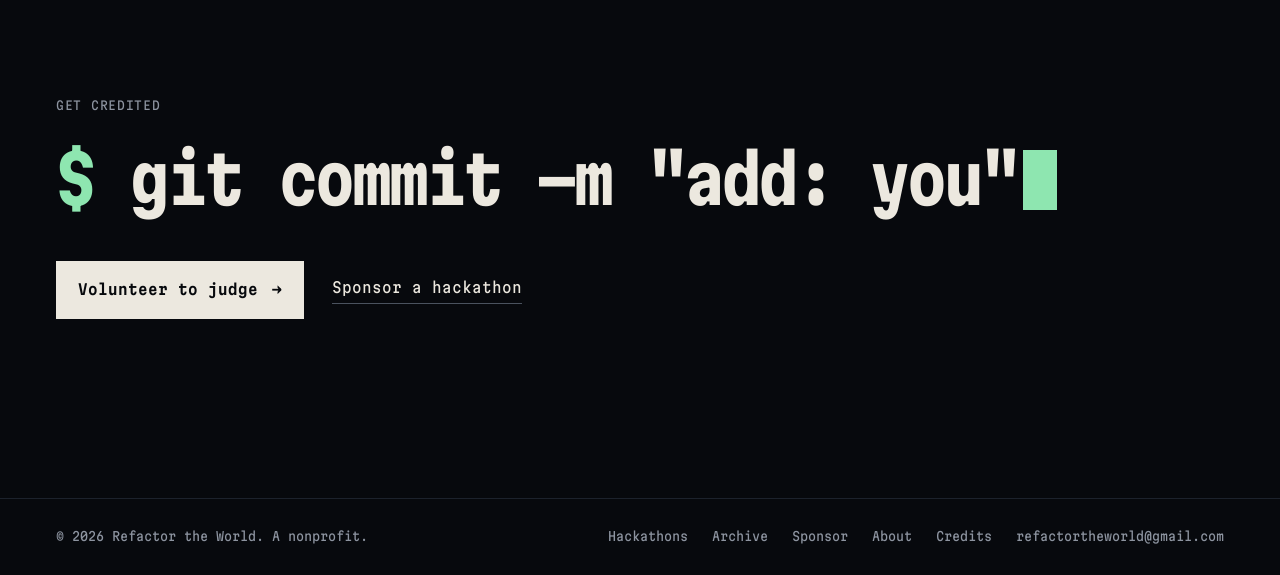
<file: credits.html>
<!doctype html>
<html lang="en">
<head>
  <meta charset="utf-8">
  <meta name="viewport" content="width=device-width, initial-scale=1, viewport-fit=cover">
  <title>Credits · Refactor the World</title>
  <meta name="description" content="Thank you to the judges and sponsors behind every Refactor the World hackathon.">
  <meta property="og:title" content="Credits · Refactor the World">
  <meta property="og:description" content="Thank you to the judges and sponsors behind every Refactor the World hackathon.">
  <meta property="og:type" content="website">
  <meta name="theme-color" content="#07090d">
  <link rel="canonical" href="https://refactortheworld.org/credits.html">
  <meta property="og:url" content="https://refactortheworld.org/credits.html">
  <meta property="og:site_name" content="Refactor the World">
  <meta property="og:image" content="https://refactortheworld.org/assets/img/og.png">
  <meta property="og:image:width" content="1200">
  <meta property="og:image:height" content="630">
  <meta property="og:image:alt" content="Refactor the world. Four free online hackathons a year for students.">
  <meta name="twitter:card" content="summary_large_image">
  <meta name="twitter:image" content="https://refactortheworld.org/assets/img/og.png">
  <link rel="apple-touch-icon" href="assets/img/icon-180.png">
  <link rel="manifest" href="site.webmanifest">
  <link rel="icon" href="assets/img/favicon-32.png" sizes="32x32" type="image/png">
  <link rel="icon" href="assets/img/favicon-64.png" sizes="64x64" type="image/png">
  <link rel="preconnect" href="https://fonts.googleapis.com">
  <link rel="preconnect" href="https://fonts.gstatic.com" crossorigin>
  <link href="https://fonts.googleapis.com/css2?family=Instrument+Sans:wght@400..600&family=Martian+Mono:wdth,wght@75..112.5,100..800&display=swap" rel="stylesheet">
  <link rel="stylesheet" href="assets/css/site.css">
</head>
<body>
  <a class="skip" href="#main">Skip to content</a>

  <header class="top">
    <div class="wrap">
      <a class="wordmark" href="index.html">refactor<i>(</i>world<i>)</i></a>
      <nav aria-label="Main">
        <a class="hide-sm" href="hackathons.html">Hackathons</a>
        <a class="hide-sm" href="archive.html">Archive</a>
        <a class="hide-sm" href="sponsor.html">Sponsor</a>
        <a class="hide-sm" href="about.html">About</a>
        <a class="join" href="hackathons.html">Join</a>
        <button class="menu-btn" type="button" aria-expanded="false" aria-controls="mobile-menu" aria-label="Menu"><span></span><span></span></button>
      </nav>
    </div>
    <nav class="mobile-menu" id="mobile-menu" aria-label="Mobile" hidden>
      <a href="hackathons.html">Hackathons</a>
      <a href="archive.html">Archive</a>
      <a href="sponsor.html">Sponsor</a>
      <a href="about.html">About</a>
    </nav>
  </header>

  <main id="main">
    <section class="page-head">
      <div class="wrap page-head__grid">
        <div>
          <p class="label">Credits</p>
          <h1 class="title">Thank<br>you.</h1>
          <p class="lede">Every hackathon depends on people who give their time and organizations that back the work. This page is our permanent thank-you to the judges and sponsors behind each one.</p>
        </div>
        <div class="ls shortlog" data-shortlog>
          <div class="ls__cmd"><span class="sigil">$</span> git shortlog -sn --judges</div>
        </div>
      </div>
    </section>

    <section class="section">
      <div class="wrap">
        <div class="credits-head">
          <div>
            <p class="label">Judges</p>
            <h2 class="h2">The people who scored every project.</h2>
          </div>
          <p class="body-copy">They read the write-ups, watched the demos and scored each submission against the rubric. <strong><span data-total-judges>8</span> judges so far.</strong></p>
        </div>
        <div data-credits-judges>
          <p class="body-copy">Judges for each hackathon are listed here once they're announced.</p>
        </div>
      </div>
    </section>

    <section class="section">
      <div class="wrap">
        <div class="credits-head">
          <div>
            <p class="label">Sponsors &amp; partners</p>
            <h2 class="h2">The organizations that keep it free.</h2>
          </div>
          <p class="body-copy">Prizes, credits, tools and funding mean students never pay to take part. Every sponsor is credited here for good.</p>
        </div>
        <div data-credits-sponsors>
          <div class="empty-credit">
            <p class="empty-credit__line"><span class="sigil">//</span> Your name could be the first one here.</p>
            <a class="button" href="sponsor.html">Sponsor a hackathon</a>
          </div>
        </div>
      </div>
    </section>

    <section class="closing">
      <div class="wrap">
        <p class="label">Get credited</p>
        <p class="prompt"><span class="sigil">$</span> git commit -m <span class="nowrap">"add: you"</span><span class="caret" aria-hidden="true"></span></p>
        <div class="actions">
          <a class="button" href="mailto:refactortheworld@gmail.com?subject=Judging%20a%20Refactor%20the%20World%20hackathon">Volunteer to judge</a>
          <a class="textlink" href="sponsor.html">Sponsor a hackathon</a>
        </div>
      </div>
    </section>
  </main>



  <footer class="foot">
    <div class="wrap">
      <span>&copy; <span data-year>2026</span> Refactor the World. A nonprofit.</span>
      <nav aria-label="Footer">
        <a href="hackathons.html">Hackathons</a>
        <a href="archive.html">Archive</a>
        <a href="sponsor.html">Sponsor</a>
        <a href="about.html">About</a>
        <a href="credits.html">Credits</a>
        <a href="mailto:refactortheworld@gmail.com">refactortheworld@gmail.com</a>
      </nav>
    </div>
  </footer>

  <script src="assets/js/events.js"></script>
  <script src="assets/js/site.js"></script>
</body>
</html>
</file>
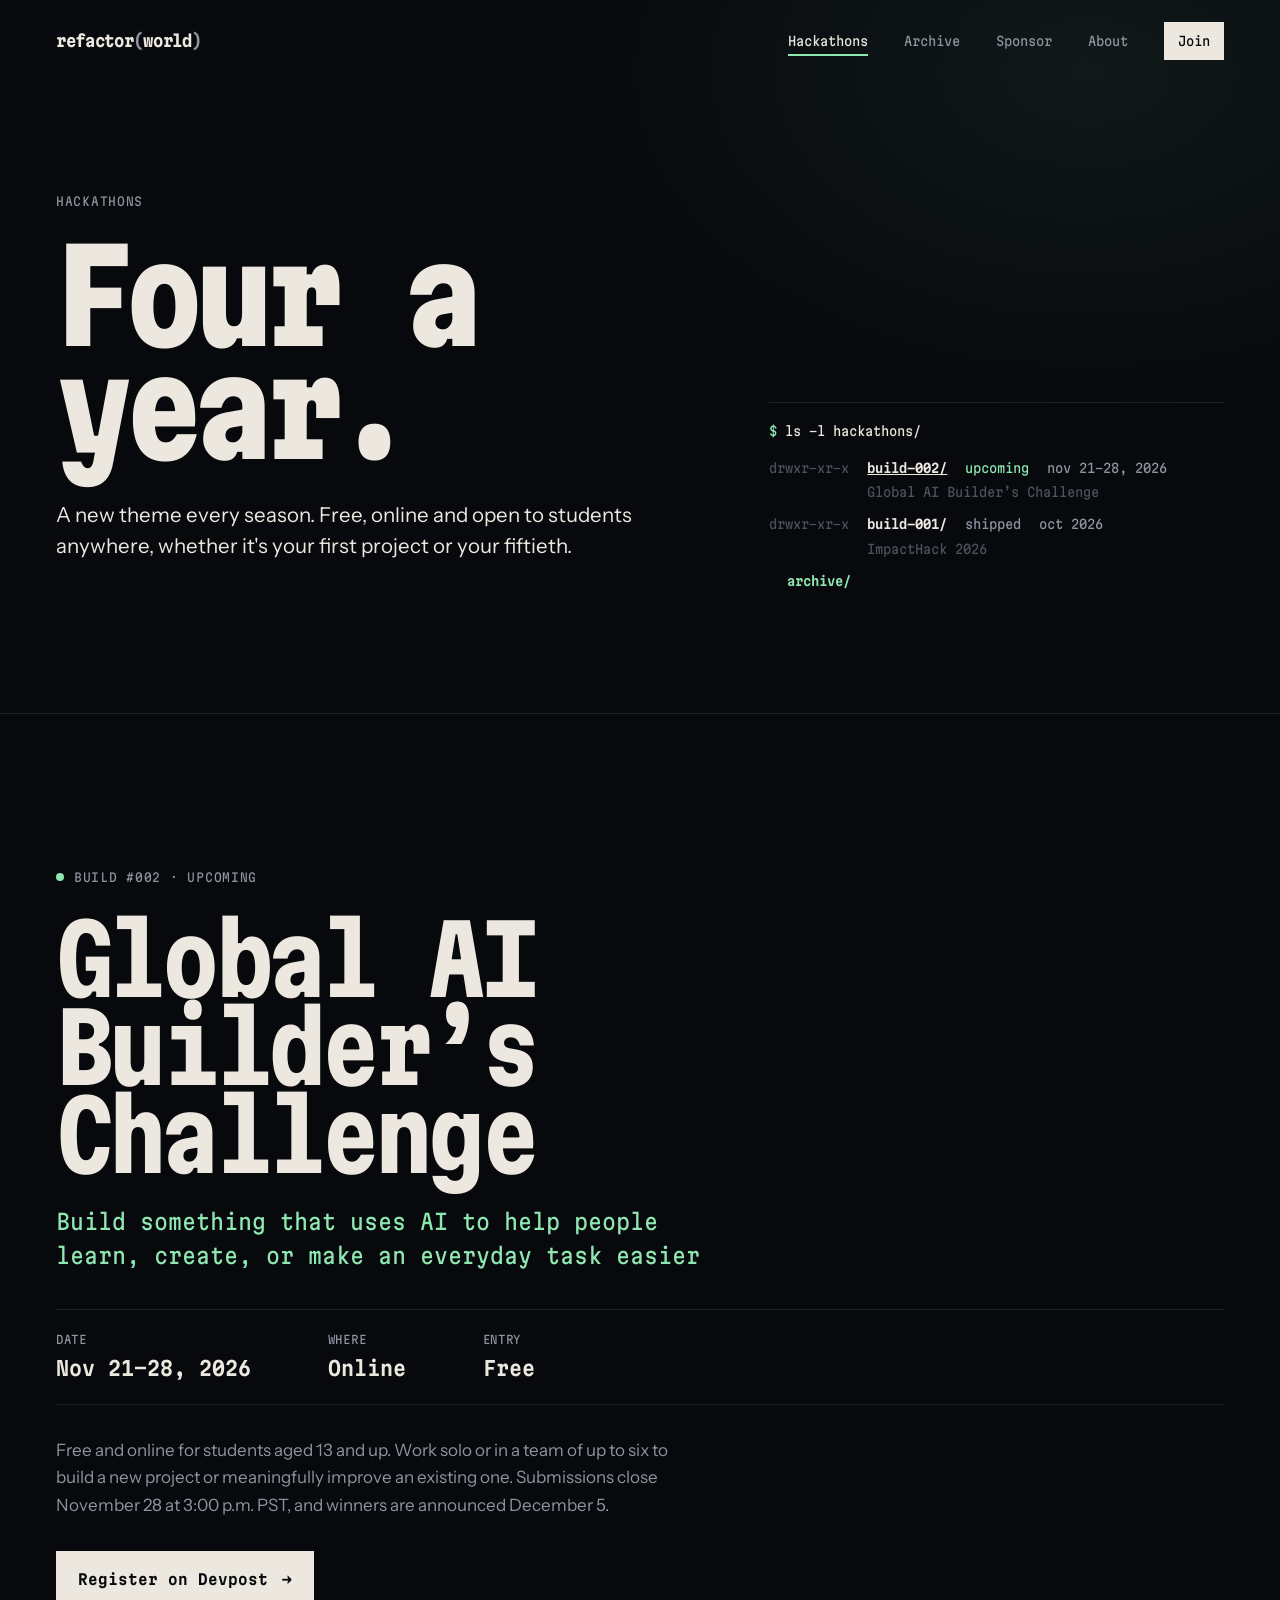
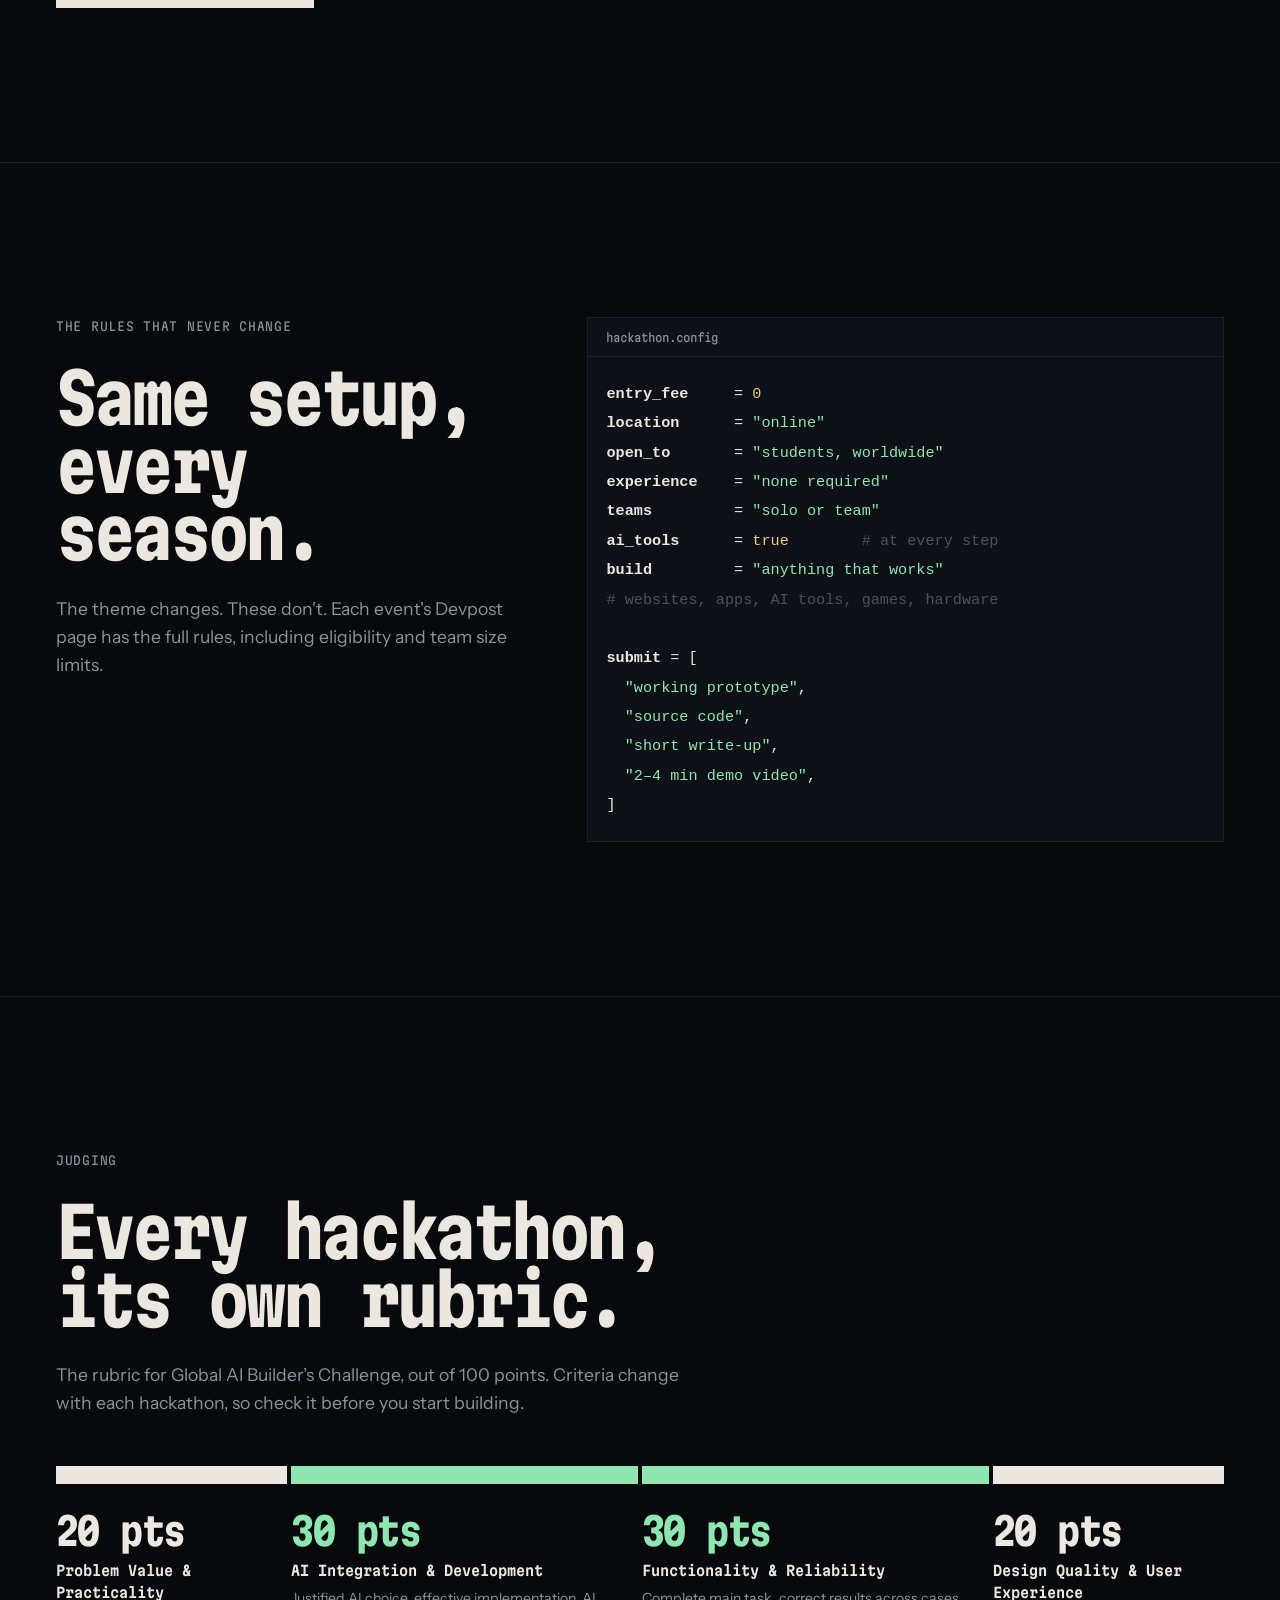
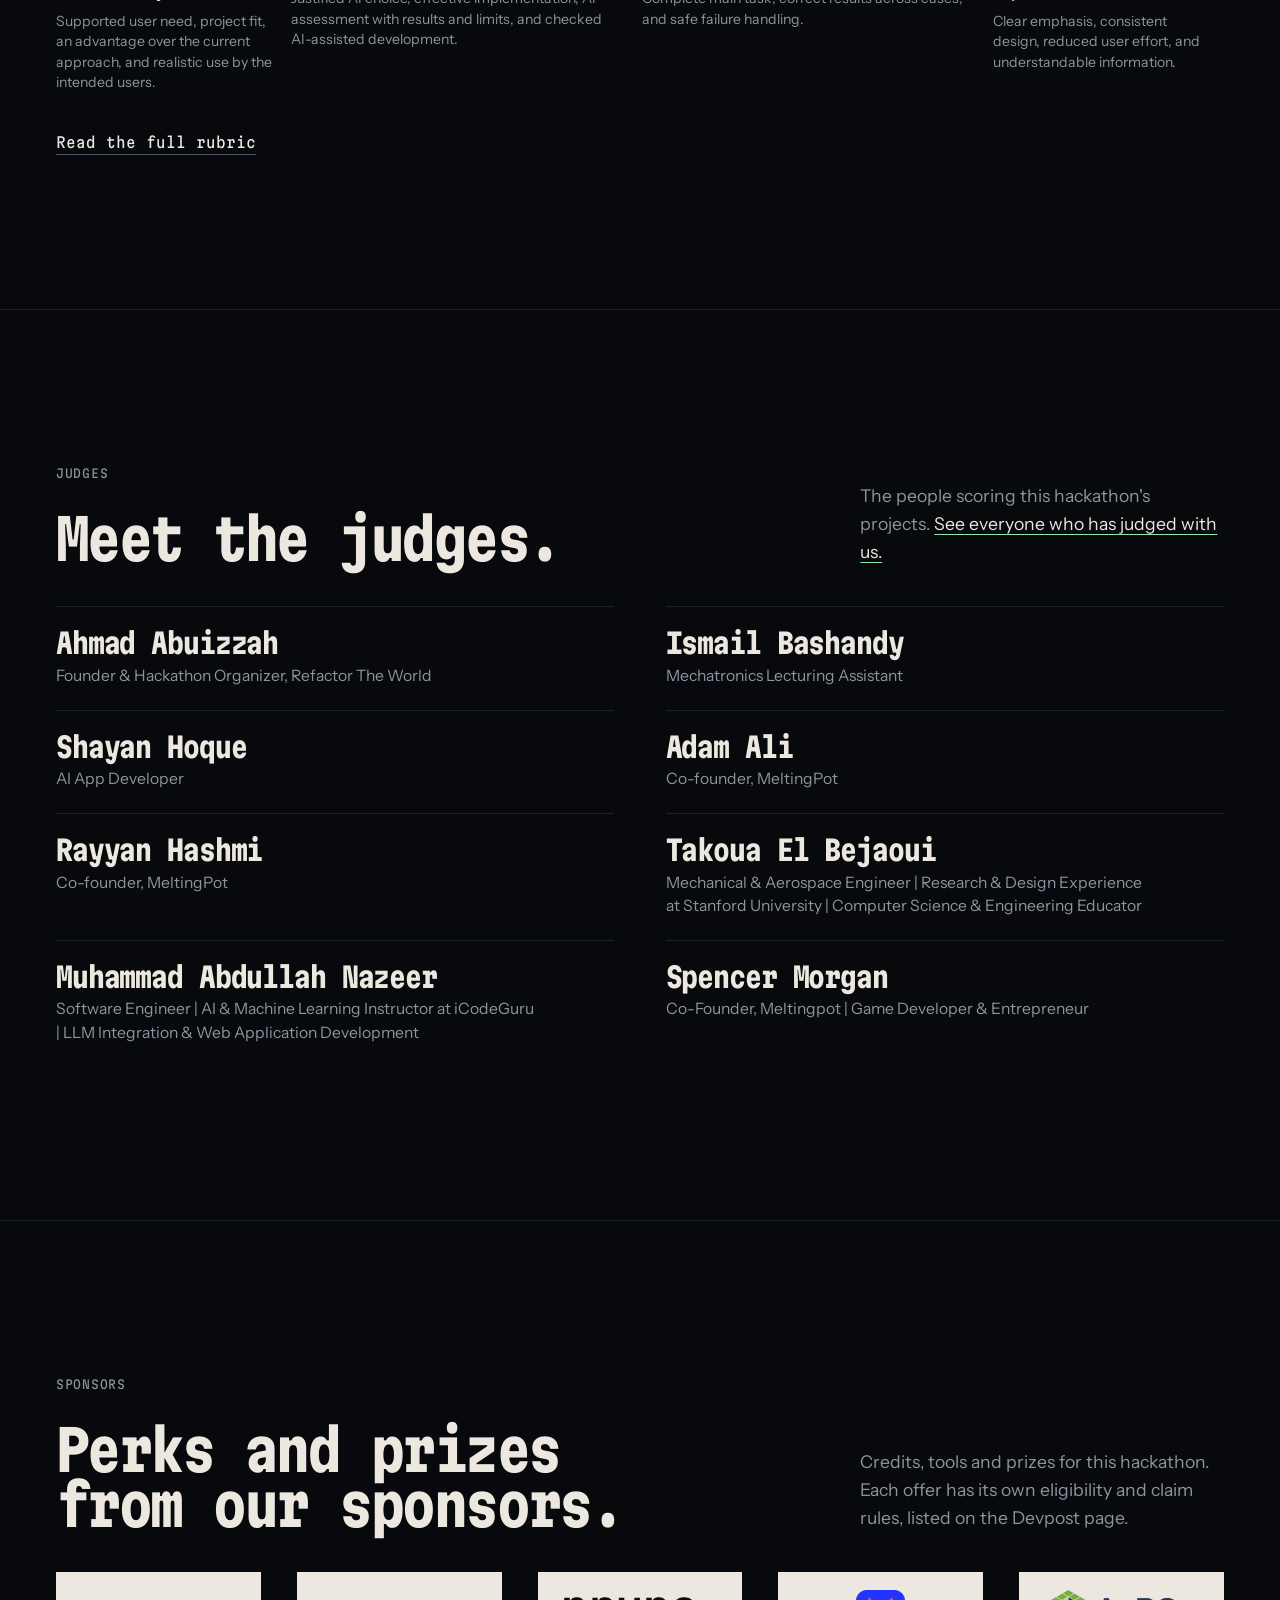
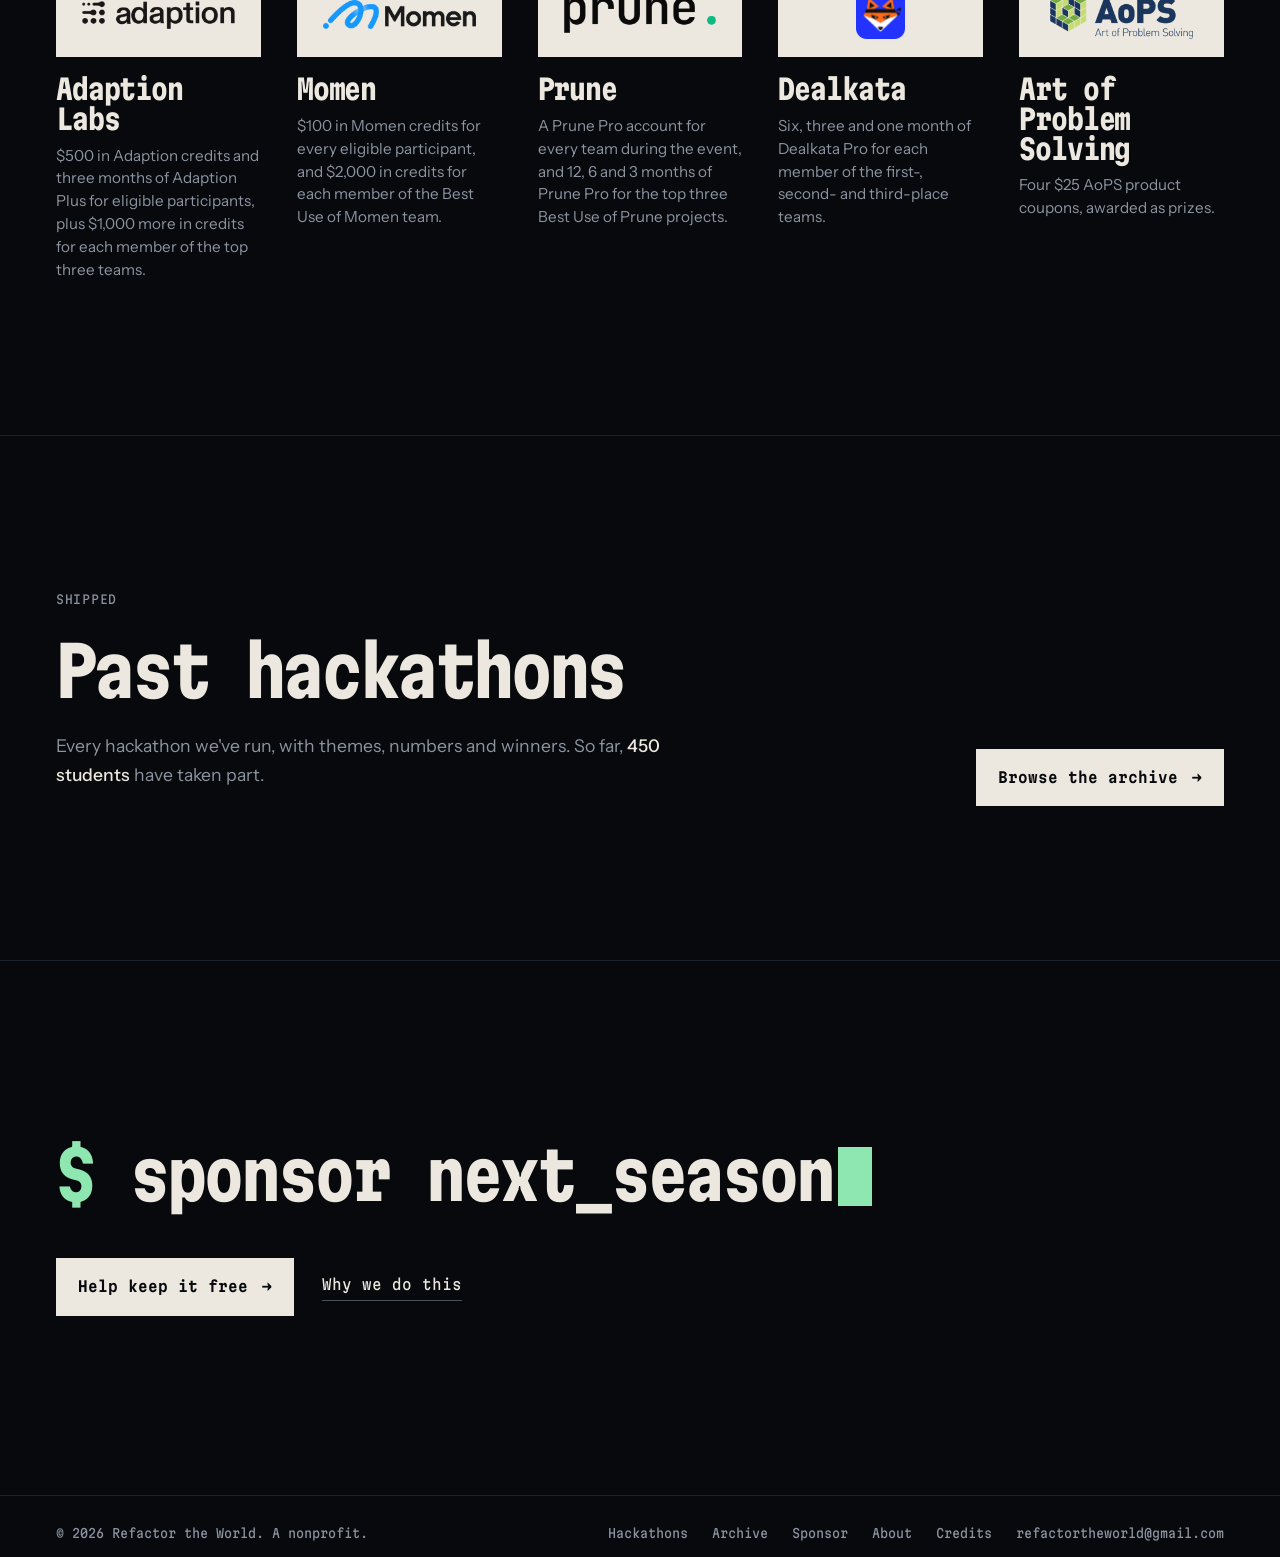
<file: hackathons.html>
<!doctype html>
<html lang="en">
<head>
  <meta charset="utf-8">
  <meta name="viewport" content="width=device-width, initial-scale=1, viewport-fit=cover">
  <title>Hackathons · Refactor the World</title>
  <meta name="description" content="A free, online hackathon every season for students. See what's next, how each event runs, how projects are judged and what's shipped so far.">
  <meta property="og:title" content="Hackathons · Refactor the World">
  <meta property="og:description" content="A free, online hackathon every season for students. See what's next, how each event runs, how projects are judged and what's shipped so far.">
  <meta property="og:type" content="website">
  <meta name="theme-color" content="#07090d">
  <link rel="canonical" href="https://refactortheworld.org/hackathons.html">
  <meta property="og:url" content="https://refactortheworld.org/hackathons.html">
  <meta property="og:site_name" content="Refactor the World">
  <meta property="og:image" content="https://refactortheworld.org/assets/img/og.png">
  <meta property="og:image:width" content="1200">
  <meta property="og:image:height" content="630">
  <meta property="og:image:alt" content="Refactor the world. Four free online hackathons a year for students.">
  <meta name="twitter:card" content="summary_large_image">
  <meta name="twitter:image" content="https://refactortheworld.org/assets/img/og.png">
  <link rel="apple-touch-icon" href="assets/img/icon-180.png">
  <link rel="manifest" href="site.webmanifest">
  <link rel="icon" href="assets/img/favicon-32.png" sizes="32x32" type="image/png">
  <link rel="icon" href="assets/img/favicon-64.png" sizes="64x64" type="image/png">
  <link rel="preconnect" href="https://fonts.googleapis.com">
  <link rel="preconnect" href="https://fonts.gstatic.com" crossorigin>
  <link href="https://fonts.googleapis.com/css2?family=Instrument+Sans:wght@400..600&family=Martian+Mono:wdth,wght@75..112.5,100..800&display=swap" rel="stylesheet">
  <link rel="stylesheet" href="assets/css/site.css">
</head>
<body>
  <a class="skip" href="#main">Skip to content</a>

  <header class="top">
    <div class="wrap">
      <a class="wordmark" href="index.html">refactor<i>(</i>world<i>)</i></a>
      <nav aria-label="Main">
        <a class="hide-sm" href="hackathons.html" aria-current="page">Hackathons</a>
        <a class="hide-sm" href="archive.html">Archive</a>
        <a class="hide-sm" href="sponsor.html">Sponsor</a>
        <a class="hide-sm" href="about.html">About</a>
        <a class="join" href="hackathons.html">Join</a>
        <button class="menu-btn" type="button" aria-expanded="false" aria-controls="mobile-menu" aria-label="Menu"><span></span><span></span></button>
      </nav>
    </div>
    <nav class="mobile-menu" id="mobile-menu" aria-label="Mobile" hidden>
      <a href="hackathons.html" aria-current="page">Hackathons</a>
      <a href="archive.html">Archive</a>
      <a href="sponsor.html">Sponsor</a>
      <a href="about.html">About</a>
    </nav>
  </header>

  <main id="main">
    <section class="page-head">
      <div class="wrap page-head__grid">
        <div>
          <p class="label">Hackathons</p>
          <h1 class="title">Four a<br>year.</h1>
          <p class="lede">A new theme every season. Free, online and open to students anywhere, whether it's your first project or your fiftieth.</p>
        </div>
        <div class="ls" data-ls>
          <div class="ls__cmd"><span class="sigil">$</span> ls -l hackathons/</div>
        </div>
      </div>
    </section>

    <section class="section">
      <div class="wrap next" data-next>
        <p class="label">Up next</p>
        <h2 class="next__title">Theme to be revealed</h2>
        <p class="next__soon">Registration opens when the theme drops.</p>
      </div>
    </section>

    <section class="section">
      <div class="wrap config-grid">
        <div>
          <p class="label">The rules that never change</p>
          <h2 class="h2">Same setup, every season.</h2>
          <p class="body-copy">The theme changes. These don't. Each event's Devpost page has the full rules, including eligibility and team size limits.</p>
        </div>
        <div class="code" role="group" aria-label="hackathon.config">
          <div class="code__bar">hackathon.config</div>
<pre><code><span class="k">entry_fee</span>     = <span class="n">0</span>
<span class="k">location</span>      = <span class="s">"online"</span>
<span class="k">open_to</span>       = <span class="s">"students, worldwide"</span>
<span class="k">experience</span>    = <span class="s">"none required"</span>
<span class="k">teams</span>         = <span class="s">"solo or team"</span>
<span class="k">ai_tools</span>      = <span class="n">true</span>        <span class="c"># at every step</span>
<span class="k">build</span>         = <span class="s">"anything that works"</span>
<span class="c"># websites, apps, AI tools, games, hardware</span>

<span class="k">submit</span> = [
  <span class="s">"working prototype"</span>,
  <span class="s">"source code"</span>,
  <span class="s">"short write-up"</span>,
  <span class="s">"2–4 min demo video"</span>,
]</code></pre>
        </div>
      </div>
    </section>

    <section class="section">
      <div class="wrap">
        <p class="label">Judging</p>
        <h2 class="h2">Every hackathon, its own rubric.</h2>
        <div data-rubric>
          <p class="body-copy">Judging criteria change with each theme. The rubric is published when the theme drops, on this page and on the event's Devpost page, so you know how you'll be scored before you start building.</p>
        </div>
      </div>
    </section>

    <section class="section" data-reveal hidden>
      <div class="wrap">
        <div class="credits-head">
          <div>
            <p class="label">Judges</p>
            <h2 class="h2">Meet the judges.</h2>
          </div>
          <p class="body-copy">The people scoring this hackathon's projects. <a href="credits.html">See everyone who has judged with us.</a></p>
        </div>
        <div data-next-judges></div>
      </div>
    </section>

    <section class="section" data-reveal hidden>
      <div class="wrap">
        <div class="credits-head">
          <div>
            <p class="label">Sponsors</p>
            <h2 class="h2">Perks and prizes from our sponsors.</h2>
          </div>
          <p class="body-copy">Credits, tools and prizes for this hackathon. Each offer has its own eligibility and claim rules, listed on the Devpost page.</p>
        </div>
        <div data-next-sponsors></div>
      </div>
    </section>

    <section class="section">
      <div class="wrap archive-link">
        <div>
          <p class="label">Shipped</p>
          <h2 class="h2">Past hackathons</h2>
          <p class="body-copy">Every hackathon we've run, with themes, numbers and winners. So far, <strong><span data-total="participants">450</span> students</strong> have taken part.</p>
        </div>
        <a class="button" href="archive.html">Browse the archive</a>
      </div>
    </section>

    <section class="closing">
      <div class="wrap">
        <p class="prompt"><span class="sigil">$</span> sponsor <span class="nowrap">next_season</span><span class="caret" aria-hidden="true"></span></p>
        <div class="actions">
          <a class="button" href="sponsor.html">Help keep it free</a>
          <a class="textlink" href="about.html">Why we do this</a>
        </div>
      </div>
    </section>
  </main>


  <footer class="foot">
    <div class="wrap">
      <span>&copy; <span data-year>2026</span> Refactor the World. A nonprofit.</span>
      <nav aria-label="Footer">
        <a href="hackathons.html">Hackathons</a>
        <a href="archive.html">Archive</a>
        <a href="sponsor.html">Sponsor</a>
        <a href="about.html">About</a>
        <a href="credits.html">Credits</a>
        <a href="mailto:refactortheworld@gmail.com">refactortheworld@gmail.com</a>
      </nav>
    </div>
  </footer>

  <script src="assets/js/events.js"></script>
  <script src="assets/js/site.js"></script>
</body>
</html>
</file>
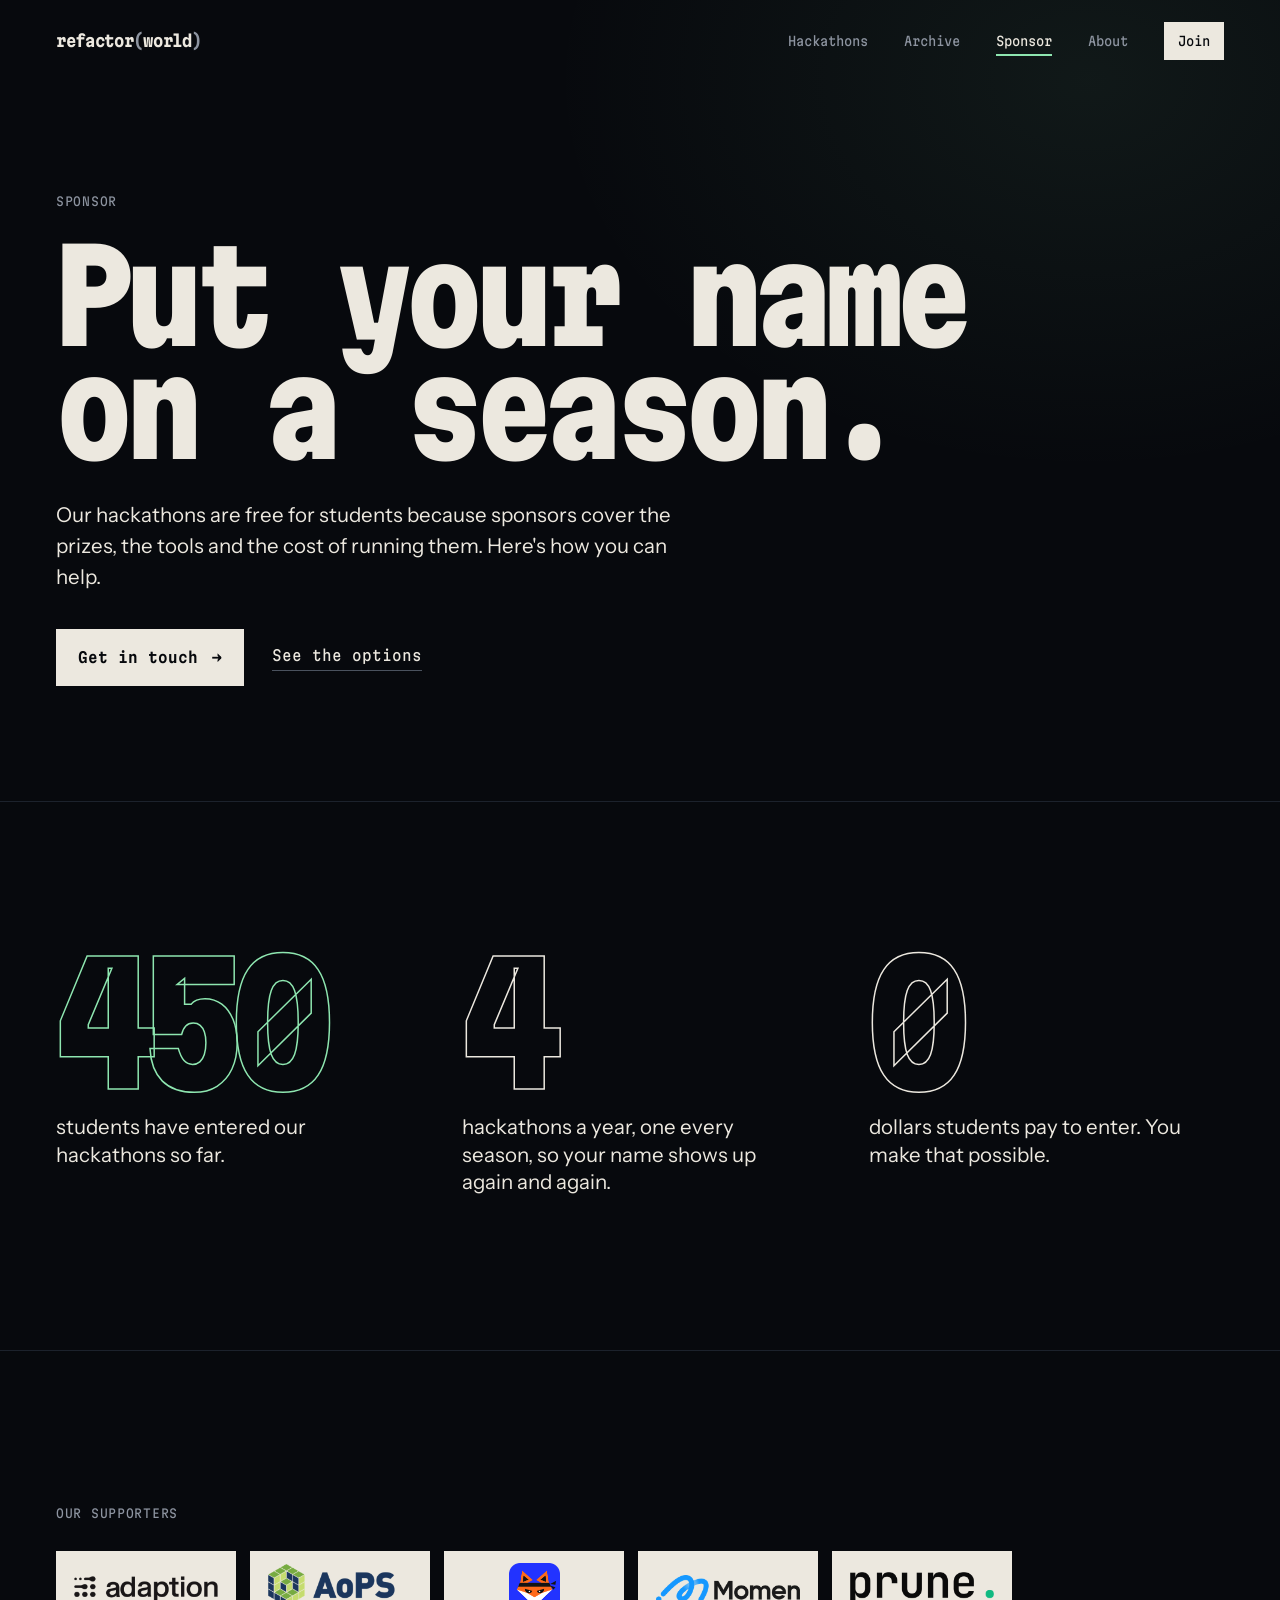
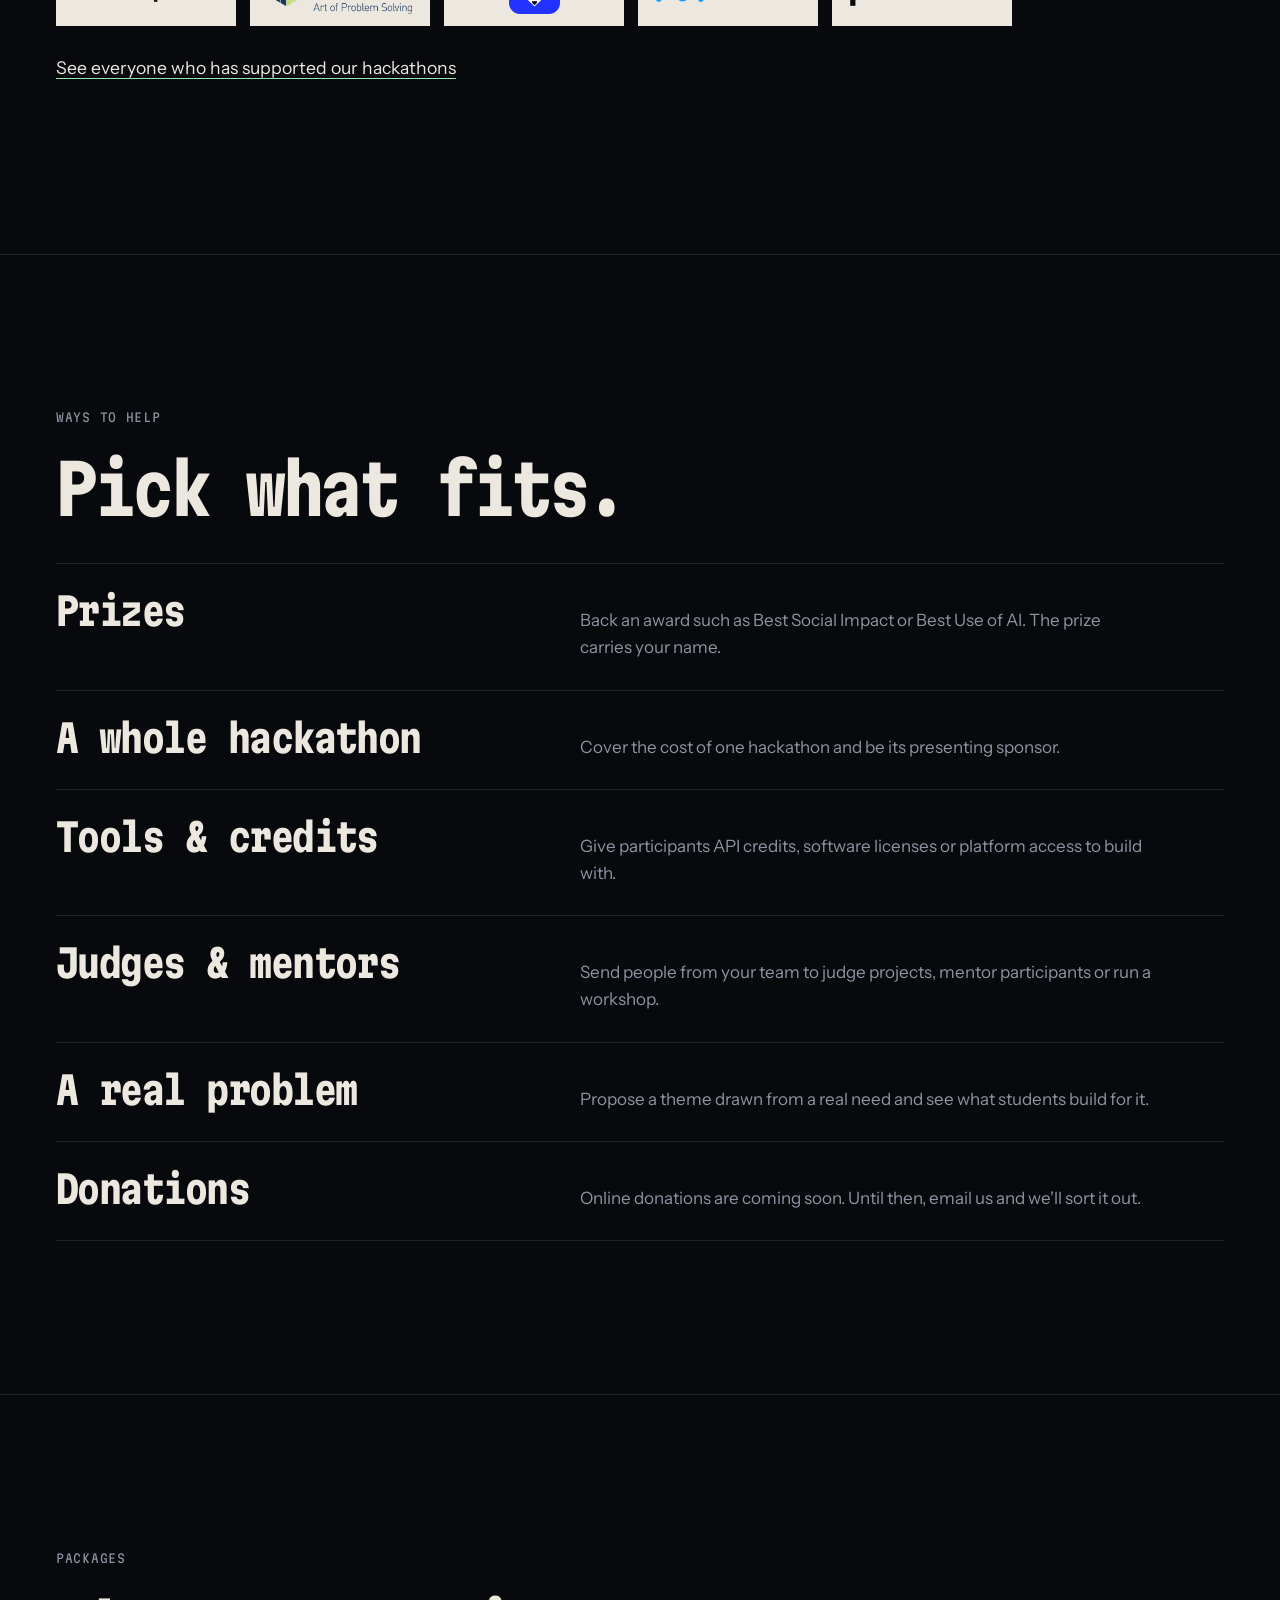
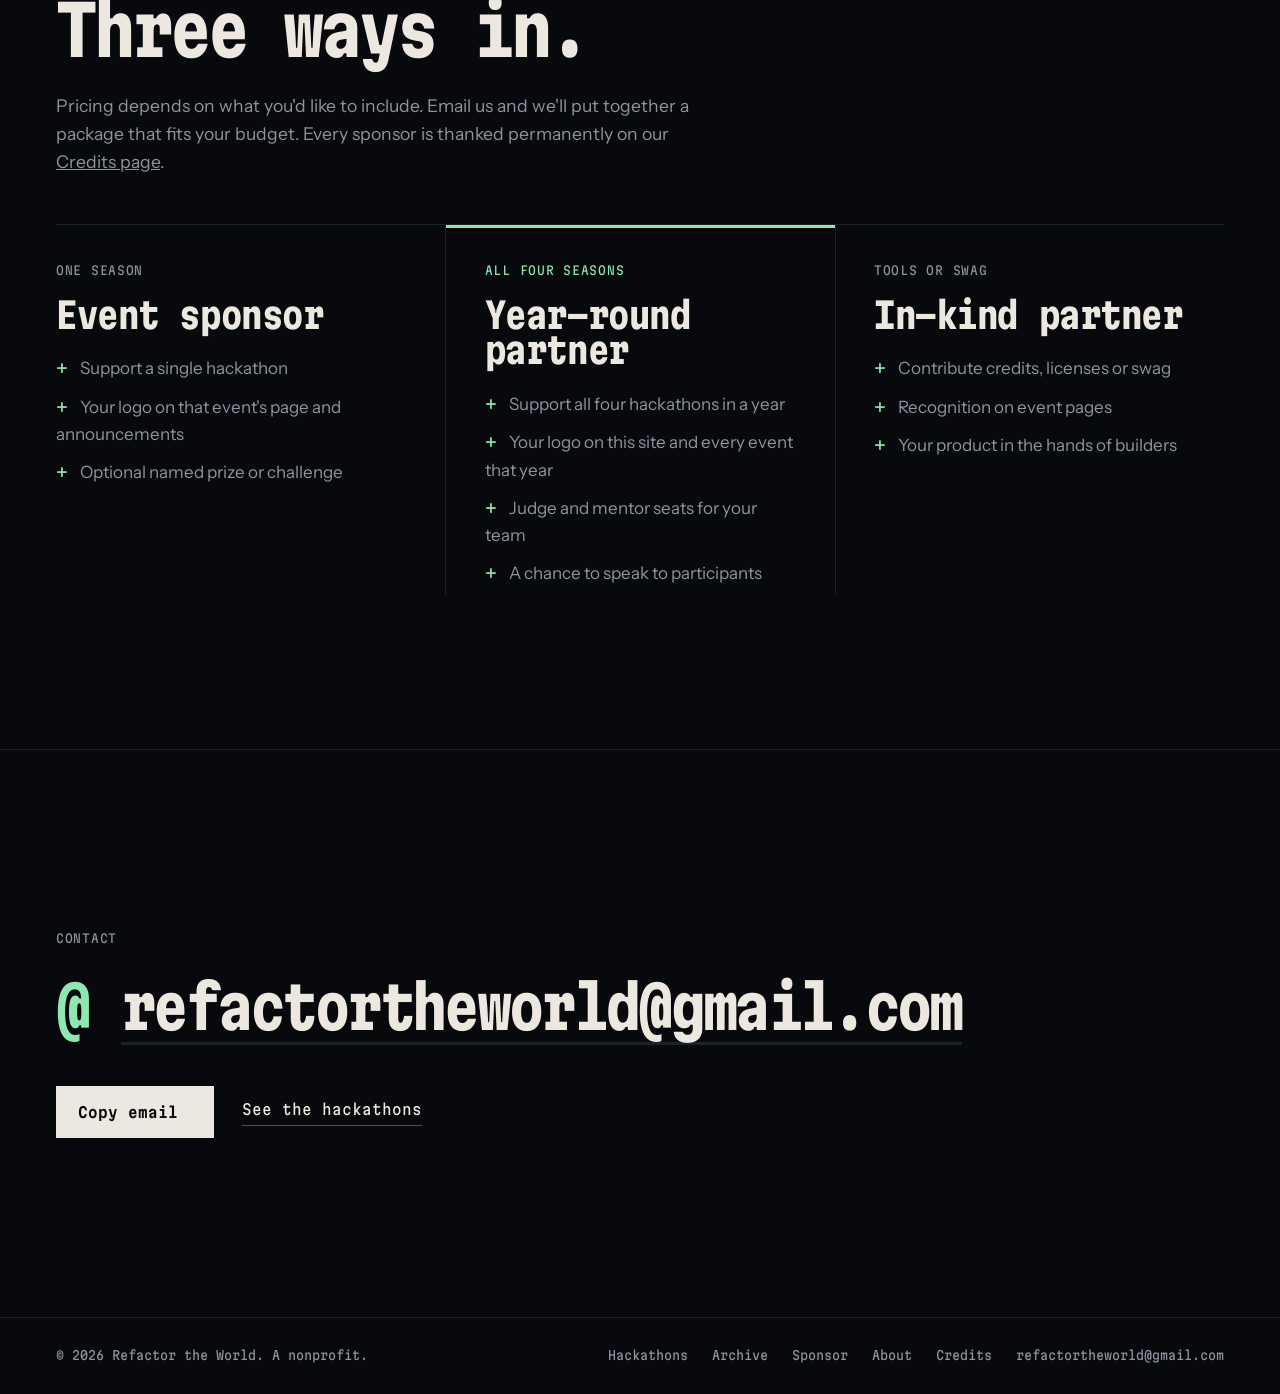
<file: sponsor.html>
<!doctype html>
<html lang="en">
<head>
  <meta charset="utf-8">
  <meta name="viewport" content="width=device-width, initial-scale=1, viewport-fit=cover">
  <title>Sponsor · Refactor the World</title>
  <meta name="description" content="Sponsor a Refactor the World hackathon. Fund prizes, donate tools and credits, or send judges and mentors, and keep it free for students.">
  <meta property="og:title" content="Sponsor · Refactor the World">
  <meta property="og:description" content="Sponsor a Refactor the World hackathon. Fund prizes, donate tools and credits, or send judges and mentors, and keep it free for students.">
  <meta property="og:type" content="website">
  <meta name="theme-color" content="#07090d">
  <link rel="canonical" href="https://refactortheworld.org/sponsor.html">
  <meta property="og:url" content="https://refactortheworld.org/sponsor.html">
  <meta property="og:site_name" content="Refactor the World">
  <meta property="og:image" content="https://refactortheworld.org/assets/img/og.png">
  <meta property="og:image:width" content="1200">
  <meta property="og:image:height" content="630">
  <meta property="og:image:alt" content="Refactor the world. Four free online hackathons a year for students.">
  <meta name="twitter:card" content="summary_large_image">
  <meta name="twitter:image" content="https://refactortheworld.org/assets/img/og.png">
  <link rel="apple-touch-icon" href="assets/img/icon-180.png">
  <link rel="manifest" href="site.webmanifest">
  <link rel="icon" href="assets/img/favicon-32.png" sizes="32x32" type="image/png">
  <link rel="icon" href="assets/img/favicon-64.png" sizes="64x64" type="image/png">
  <link rel="preconnect" href="https://fonts.googleapis.com">
  <link rel="preconnect" href="https://fonts.gstatic.com" crossorigin>
  <link href="https://fonts.googleapis.com/css2?family=Instrument+Sans:wght@400..600&family=Martian+Mono:wdth,wght@75..112.5,100..800&display=swap" rel="stylesheet">
  <link rel="stylesheet" href="assets/css/site.css">
</head>
<body>
  <a class="skip" href="#main">Skip to content</a>

  <header class="top">
    <div class="wrap">
      <a class="wordmark" href="index.html">refactor<i>(</i>world<i>)</i></a>
      <nav aria-label="Main">
        <a class="hide-sm" href="hackathons.html">Hackathons</a>
        <a class="hide-sm" href="archive.html">Archive</a>
        <a class="hide-sm" href="sponsor.html" aria-current="page">Sponsor</a>
        <a class="hide-sm" href="about.html">About</a>
        <a class="join" href="hackathons.html">Join</a>
        <button class="menu-btn" type="button" aria-expanded="false" aria-controls="mobile-menu" aria-label="Menu"><span></span><span></span></button>
      </nav>
    </div>
    <nav class="mobile-menu" id="mobile-menu" aria-label="Mobile" hidden>
      <a href="hackathons.html">Hackathons</a>
      <a href="archive.html">Archive</a>
      <a href="sponsor.html" aria-current="page">Sponsor</a>
      <a href="about.html">About</a>
    </nav>
  </header>

  <main id="main">
    <section class="page-head">
      <div class="wrap">
        <p class="label">Sponsor</p>
        <h1 class="title">Put your name<br>on a season.</h1>
        <p class="lede">Our hackathons are free for students because sponsors cover the prizes, the tools and the cost of running them. Here's how you can help.</p>
        <div class="actions">
          <a class="button" href="#contact">Get in touch</a>
          <a class="textlink" href="#ways">See the options</a>
        </div>
      </div>
    </section>

    <section class="section">
      <div class="wrap figures">
        <div>
          <p class="figure" data-total="participants">450</p>
          <p>students have entered our hackathons so far.</p>
        </div>
        <div>
          <p class="figure">4</p>
          <p>hackathons a year, one every season, so your name shows up again and again.</p>
        </div>
        <div>
          <p class="figure">0</p>
          <p>dollars students pay to enter. You make that possible.</p>
        </div>
      </div>
    </section>

    <section class="section" data-reveal hidden>
      <div class="wrap">
        <p class="label">Our supporters</p>
        <div data-supporters></div>
        <p class="body-copy supporters-note"><a href="credits.html">See everyone who has supported our hackathons</a></p>
      </div>
    </section>

    <section class="section" id="ways">
      <div class="wrap">
        <p class="label">Ways to help</p>
        <h2 class="h2">Pick what fits.</h2>
        <ul class="rows">
          <li>
            <h3>Prizes</h3>
            <p>Back an award such as Best Social Impact or Best Use of AI. The prize carries your name.</p>
          </li>
          <li>
            <h3>A whole hackathon</h3>
            <p>Cover the cost of one hackathon and be its presenting sponsor.</p>
          </li>
          <li>
            <h3>Tools &amp; credits</h3>
            <p>Give participants API credits, software licenses or platform access to build with.</p>
          </li>
          <li>
            <h3>Judges &amp; mentors</h3>
            <p>Send people from your team to judge projects, mentor participants or run a workshop.</p>
          </li>
          <li>
            <h3>A real problem</h3>
            <p>Propose a theme drawn from a real need and see what students build for it.</p>
          </li>
          <li>
            <h3>Donations</h3>
            <p>Online donations are coming soon. Until then, email us and we'll sort it out.</p>
          </li>
        </ul>
      </div>
    </section>

    <section class="section">
      <div class="wrap">
        <p class="label">Packages</p>
        <h2 class="h2">Three ways in.</h2>
        <p class="body-copy">Pricing depends on what you'd like to include. Email us and we'll put together a package that fits your budget. Every sponsor is thanked permanently on our <a href="credits.html">Credits page</a>.</p>
        <!-- TODO: add pricing and specific benefits once sponsorship tiers are finalized -->
        <div class="packages">
          <div>
            <p class="label">One season</p>
            <h3>Event sponsor</h3>
            <ul>
              <li>Support a single hackathon</li>
              <li>Your logo on that event's page and announcements</li>
              <li>Optional named prize or challenge</li>
            </ul>
          </div>
          <div class="packages__pick">
            <p class="label">All four seasons</p>
            <h3>Year-round partner</h3>
            <ul>
              <li>Support all four hackathons in a year</li>
              <li>Your logo on this site and every event that year</li>
              <li>Judge and mentor seats for your team</li>
              <li>A chance to speak to participants</li>
            </ul>
          </div>
          <div>
            <p class="label">Tools or swag</p>
            <h3>In-kind partner</h3>
            <ul>
              <li>Contribute credits, licenses or swag</li>
              <li>Recognition on event pages</li>
              <li>Your product in the hands of builders</li>
            </ul>
          </div>
        </div>
      </div>
    </section>

    <section class="closing" id="contact">
      <div class="wrap">
        <p class="label">Contact</p>
        <p class="prompt email"><span class="sigil">@</span> <a id="contact-email" href="mailto:refactortheworld@gmail.com">refactortheworld@gmail.com</a></p>
        <div class="actions">
          <button class="button button--copy" type="button" data-copy="refactortheworld@gmail.com" aria-controls="contact-email">Copy email</button>
          <a class="textlink" href="hackathons.html">See the hackathons</a>
        </div>
      </div>
    </section>
  </main>


  <footer class="foot">
    <div class="wrap">
      <span>&copy; <span data-year>2026</span> Refactor the World. A nonprofit.</span>
      <nav aria-label="Footer">
        <a href="hackathons.html">Hackathons</a>
        <a href="archive.html">Archive</a>
        <a href="sponsor.html">Sponsor</a>
        <a href="about.html">About</a>
        <a href="credits.html">Credits</a>
        <a href="mailto:refactortheworld@gmail.com">refactortheworld@gmail.com</a>
      </nav>
    </div>
  </footer>

  <script src="assets/js/events.js"></script>
  <script src="assets/js/site.js"></script>
</body>
</html>
</file>
<file: assets/css/site.css>
/* Layout: every page is one long editor buffer. The home page opens on a
   full-bleed globe being rewritten in code; inner pages open on a huge
   condensed title, then content set in wide rows split by hairlines. */
:root {
  --ink: #07090d;
  --ink-raised: #0d1117;
  --rule: #1c222c;
  --paper: #ece8df;
  --dim: #8d94a0;
  --faint: #4a525e;
  --add: #8ee6b0;
  --del: #ff7a66;

  --display: "Martian Mono", ui-monospace, "SF Mono", Menlo, monospace;
  --body: "Instrument Sans", "Helvetica Neue", Arial, sans-serif;

  --gutter: clamp(16px, 4.5vw, 56px);
  --max: 1320px;

  color-scheme: dark;
}

*,
*::before,
*::after {
  box-sizing: border-box;
}

html {
  -webkit-text-size-adjust: 100%;
  scroll-behavior: smooth;
}

body {
  margin: 0;
  background: var(--ink);
  color: var(--paper);
  font-family: var(--body);
  font-size: 1.0625rem;
  line-height: 1.6;
  overflow-x: hidden;
}

::selection {
  background: var(--add);
  color: var(--ink);
}

a {
  color: inherit;
}

:focus-visible {
  outline: 2px solid var(--add);
  outline-offset: 4px;
}

.wrap {
  width: 100%;
  max-width: var(--max);
  margin: 0 auto;
  padding-inline: var(--gutter);
}

.mono {
  font-family: var(--display);
  font-stretch: 87.5%;
}

.skip {
  position: absolute;
  left: -999px;
  top: 8px;
  z-index: 100;
  background: var(--paper);
  color: var(--ink);
  padding: 8px 14px;
}

.skip:focus {
  left: 8px;
}

/* ---------- Header ---------- */

.top {
  position: absolute;
  top: env(safe-area-inset-top, 0px);
  left: 0;
  right: 0;
  z-index: 20;
}

.top .wrap {
  display: flex;
  align-items: center;
  justify-content: space-between;
  gap: 20px;
  padding-block: 22px;
}

.wordmark {
  font-family: var(--display);
  font-weight: 700;
  font-stretch: 87.5%;
  font-size: 1rem;
  letter-spacing: -0.02em;
  text-decoration: none;
  white-space: nowrap;
}

.wordmark i {
  font-style: normal;
  color: var(--dim);
}

.top nav {
  display: flex;
  align-items: center;
  gap: clamp(14px, 3vw, 36px);
  font-family: var(--display);
  font-stretch: 87.5%;
  font-size: 0.8rem;
}

.top nav a {
  text-decoration: none;
  color: var(--dim);
}

.top nav a:hover {
  color: var(--paper);
}

.top nav .join {
  color: var(--ink);
  background: var(--paper);
  padding: 9px 14px;
}

.top nav .join:hover {
  color: var(--ink);
  background: var(--add);
}

@media (max-width: 640px) {
  .top nav .hide-sm {
    display: none;
  }
}

/* ---------- Hero ---------- */

.hero {
  position: relative;
  overflow: clip;
  padding-top: clamp(84px, 8vw, 104px);
}

.hero__grid {
  display: grid;
  grid-template-columns: minmax(0, 1fr) minmax(0, 1fr);
  align-items: center;
  gap: 0;
}

.hero__copy {
  position: relative;
  z-index: 2;
  min-width: 0;
  padding-bottom: clamp(32px, 5vw, 72px);
}

.kicker {
  font-family: var(--display);
  font-stretch: 87.5%;
  font-size: 0.78rem;
  letter-spacing: 0.04em;
  color: var(--dim);
  margin: 0 0 28px;
  display: flex;
  flex-wrap: wrap;
  gap: 6px 14px;
}

.kicker b {
  font-weight: 500;
  color: var(--add);
}

.headline {
  font-family: var(--display);
  font-weight: 800;
  font-stretch: 75%;
  font-size: clamp(3.6rem, 8.4vw, 8.6rem);
  line-height: 0.86;
  letter-spacing: -0.055em;
  margin: 0 0 36px;
  /* Pull the second line under the globe's edge */
  width: max-content;
  max-width: 100%;
}

.headline > span {
  display: block;
  white-space: nowrap;
}

.headline .struck {
  position: relative;
  color: var(--paper);
}

.headline .patched {
  color: var(--add);
}

.hero__lede {
  max-width: 34ch;
  font-size: clamp(1.1rem, 1.6vw, 1.3rem);
  line-height: 1.5;
  color: var(--paper);
  margin: 0 0 36px;
}

.hero__lede em {
  font-style: normal;
  color: var(--dim);
}

.actions {
  display: flex;
  flex-wrap: wrap;
  align-items: center;
  gap: 14px 28px;
}

.button {
  display: inline-flex;
  align-items: center;
  gap: 14px;
  font-family: var(--display);
  font-stretch: 87.5%;
  font-weight: 600;
  font-size: 0.92rem;
  text-decoration: none;
  color: var(--ink);
  background: var(--paper);
  padding: 17px 22px;
  transition: background-color 0.2s ease;
}

.button::after {
  content: "\2192";
  transition: transform 0.2s ease;
}

.button:hover {
  background: var(--add);
}

.button:hover::after {
  transform: translateX(4px);
}

.textlink {
  font-family: var(--display);
  font-stretch: 87.5%;
  font-size: 0.92rem;
  text-decoration: none;
  border-bottom: 1px solid var(--faint);
  padding-bottom: 3px;
}

.textlink:hover {
  border-color: var(--add);
  color: var(--add);
}

.hero__globe {
  position: relative;
  z-index: 1;
  min-width: 0;
  /* Let the planet bleed past the right edge on wide screens */
  margin-right: calc(-1 * var(--gutter) - 8vw);
  margin-left: -6vw;
  display: flex;
  justify-content: center;
}

#globe {
  display: block;
  width: min(100%, calc(100svh - 150px));
  min-width: min(100%, 420px);
  max-width: 100%;
  aspect-ratio: 1;
  cursor: grab;
  touch-action: pan-y;
}

#globe:active {
  cursor: grabbing;
}

@media (max-width: 900px) {
  .hero__grid {
    grid-template-columns: 1fr;
  }

  .hero__globe {
    order: -1;
    margin: -16px auto 0;
    width: min(100%, 520px);
    flex-direction: column;
    align-items: center;
  }

  #globe {
    width: 100%;
    min-width: 0;
  }

}

/* Editor-style status bar closing the hero */
.statusbar {
  position: relative;
  z-index: 2;
  border-top: 1px solid var(--rule);
  font-family: var(--display);
  font-stretch: 87.5%;
  font-size: 0.72rem;
  color: var(--dim);
}

.statusbar .wrap {
  display: flex;
  flex-wrap: wrap;
  gap: 8px 28px;
  padding-block: 12px;
}

.statusbar .branch {
  color: var(--add);
}

.statusbar a {
  text-decoration: none;
}

.statusbar a:hover {
  color: var(--add);
}

.statusbar .push {
  margin-left: auto;
}

@media (max-width: 640px) {
  .statusbar .push {
    margin-left: 0;
  }
}

/* ---------- Shared section bits ---------- */

.section {
  padding-block: clamp(80px, 12vw, 168px);
  border-top: 1px solid var(--rule);
}

.label {
  font-family: var(--display);
  font-stretch: 87.5%;
  font-size: 0.75rem;
  letter-spacing: 0.06em;
  text-transform: uppercase;
  color: var(--dim);
  margin: 0 0 28px;
}

.h2 {
  font-family: var(--display);
  font-weight: 700;
  font-stretch: 75%;
  font-size: clamp(2.2rem, 5.4vw, 4.6rem);
  line-height: 0.98;
  letter-spacing: -0.045em;
  margin: 0 0 28px;
  text-wrap: balance;
}

.body-copy {
  max-width: 54ch;
  color: var(--dim);
  font-size: 1.1rem;
}

.body-copy strong {
  color: var(--paper);
  font-weight: 500;
}

/* ---------- 450 ---------- */

.proof {
  display: grid;
  grid-template-columns: auto minmax(0, 1fr);
  align-items: end;
  gap: clamp(24px, 5vw, 80px);
}

.proof__num {
  font-family: var(--display);
  font-weight: 800;
  font-stretch: 75%;
  font-size: clamp(8rem, 30vw, 26rem);
  line-height: 0.74;
  letter-spacing: -0.07em;
  color: transparent;
  -webkit-text-stroke: 1.5px var(--paper);
  margin: 0;
  font-variant-numeric: tabular-nums;
}

.proof__text {
  padding-bottom: 0.4em;
  min-width: 0;
}

.proof__text p {
  font-size: clamp(1.3rem, 2.4vw, 2rem);
  line-height: 1.25;
  letter-spacing: -0.01em;
  margin: 0 0 24px;
  max-width: 22ch;
  text-wrap: balance;
}

.facts {
  font-family: var(--display);
  font-stretch: 87.5%;
  font-size: 0.82rem;
  color: var(--dim);
  list-style: none;
  padding: 0;
  margin: 0;
  display: flex;
  flex-wrap: wrap;
  gap: 6px 22px;
}

.facts li::before {
  content: "+ ";
  color: var(--add);
}

@media (max-width: 760px) {
  .proof {
    grid-template-columns: 1fr;
  }
}

/* ---------- Git log of a month ---------- */

.month {
  display: grid;
  grid-template-columns: minmax(0, 5fr) minmax(0, 7fr);
  gap: clamp(32px, 6vw, 96px);
  align-items: start;
}

.month__intro {
  position: sticky;
  top: 40px;
}

@media (max-width: 900px) {
  .month {
    grid-template-columns: 1fr;
  }

  .month__intro {
    position: static;
  }
}

.gitlog {
  list-style: none;
  margin: 0;
  padding: 0;
  font-family: var(--display);
  font-stretch: 87.5%;
}

.gitlog li {
  display: grid;
  column-gap: 18px;
}

.graph {
  position: relative;
  min-height: 100%;
  --x-main: 9px;
  --x-branch: 37px;
  --node-y: 0.5em;
}

/* main rail */
.graph::before {
  content: "";
  position: absolute;
  left: var(--x-main);
  top: 0;
  bottom: 0;
  width: 2px;
  margin-left: -1px;
  background: var(--faint);
}

/* node */
.graph::after {
  content: "";
  position: absolute;
  top: calc(var(--node-y) + 2px);
  left: var(--x-main);
  width: 14px;
  height: 14px;
  margin-left: -7px;
  border-radius: 50%;
  background: var(--ink);
  border: 2px solid var(--paper);
}

.c-main .graph::before {
  top: calc(var(--node-y) + 9px);
}

/* branch rail, drawn with a background stripe */
.c-fork .graph,
.c-branch .graph,
.c-merge .graph {
  background: linear-gradient(var(--add), var(--add)) no-repeat;
  background-size: 2px 100%;
  background-position: calc(var(--x-branch) - 1px) 0;
}

.c-branch .graph::after,
.c-fork .graph::after {
  left: var(--x-branch);
  border-color: var(--add);
}

/* fork: curve from main out to the branch */
.c-fork .graph {
  background-size: 2px calc(100% - var(--node-y) - 16px);
  background-position: calc(var(--x-branch) - 1px) 100%;
}

.c-fork .commit::before,
.c-merge .commit::before {
  content: "";
  position: absolute;
  left: var(--x-main);
  width: calc(var(--x-branch) - var(--x-main));
  border: 2px solid var(--add);
  border-left: 0;
  margin-left: -1px;
}

.c-fork .commit::before {
  top: -12px;
  height: calc(var(--node-y) + 21px);
  border-bottom: 0;
  border-top-right-radius: 14px;
}

/* merge: curve from the branch back into main */
.c-merge .graph {
  background-size: 2px calc(var(--node-y) - 4px);
  background-position: calc(var(--x-branch) - 1px) 0;
}

.c-merge .commit::before {
  top: calc(var(--node-y) - 6px);
  height: 18px;
  border-top: 0;
  border-bottom-right-radius: 14px;
}

.c-tag .graph::after {
  background: var(--add);
  border-color: var(--add);
  box-shadow: 0 0 0 6px rgba(142, 230, 176, 0.15);
}

.c-next .graph::before {
  background: repeating-linear-gradient(var(--faint) 0 4px, transparent 4px 9px);
  bottom: 0;
}

.c-next .graph::after {
  border-style: dashed;
  border-color: var(--faint);
}

.c-next .commit__msg {
  color: var(--dim);
}

.commit {
  position: relative;
  min-width: 0;
  padding-bottom: 34px;
}

.commit__msg {
  font-family: var(--display);
  font-stretch: 87.5%;
  font-size: clamp(1.05rem, 1.8vw, 1.3rem);
  font-weight: 600;
  line-height: 1.35;
  margin: 0 0 6px;
}

.commit__msg .ref {
  font-size: 0.68em;
  font-weight: 500;
  color: var(--ink);
  background: var(--add);
  padding: 2px 7px;
  margin-left: 10px;
  vertical-align: 0.18em;
  white-space: nowrap;
}

.commit__msg .ref--main {
  background: var(--paper);
}

.commit__desc {
  font-family: var(--body);
  color: var(--dim);
  margin: 0;
  max-width: 52ch;
}

.gitlog li {
  grid-template-columns: 52px minmax(0, 1fr);
}

/* The curves sit in the graph column; shift them back from the commit column */
.c-fork .commit::before,
.c-merge .commit::before {
  left: calc(var(--x-main) - 52px - 18px);
}

.c-fork .commit,
.c-merge .commit {
  --x-main: 9px;
  --x-branch: 37px;
  --node-y: 0.5em;
}

.gitlog-wrap {
  position: relative;
}

.gitlog__progress {
  position: absolute;
  left: 8px;
  top: 0;
  width: 2px;
  height: 0;
  background: var(--add);
  box-shadow: 0 0 12px rgba(142, 230, 176, 0.6);
  z-index: 1;
  pointer-events: none;
}

.gitlog .graph::after {
  z-index: 2;
  transition: background-color 0.3s ease, border-color 0.3s ease;
}

.gitlog li.is-lit .graph::after {
  border-color: var(--add);
}

.gitlog li.c-main.is-lit .graph::after,
.gitlog li.c-merge.is-lit .graph::after {
  background: var(--add);
}

.gitlog li .commit__msg {
  transition: color 0.3s ease;
}

.sr-only {
  position: absolute;
  width: 1px;
  height: 1px;
  overflow: hidden;
  clip: rect(0 0 0 0);
  white-space: nowrap;
}

/* ---------- Tracks ---------- */

.tracks {
  list-style: none;
  margin: 0;
  padding: 0;
  font-family: var(--display);
  font-weight: 700;
  font-stretch: 75%;
  font-size: clamp(1.9rem, 5.2vw, 4.4rem);
  line-height: 1.08;
  letter-spacing: -0.04em;
  display: flex;
  flex-wrap: wrap;
  column-gap: 0.45em;
}

.tracks li {
  color: var(--faint);
  transition: color 0.25s ease;
  cursor: default;
}

.tracks li:hover,
.tracks li.lit {
  color: var(--paper);
}

.tracks li::after {
  content: " /";
  color: var(--rule);
}

.tracks li:last-child::after {
  content: "";
}

.tracks-note {
  margin-top: 36px;
}

/* ---------- Audiences ---------- */

.split {
  display: grid;
  grid-template-columns: 1fr 1fr;
  border-top: 1px solid var(--rule);
}

.split > div {
  padding: clamp(48px, 7vw, 96px) clamp(0px, 4vw, 64px) clamp(48px, 7vw, 96px) 0;
  min-width: 0;
}

.split > div + div {
  border-left: 1px solid var(--rule);
  padding-left: clamp(24px, 4vw, 64px);
  padding-right: 0;
}

.split h3 {
  font-family: var(--display);
  font-weight: 700;
  font-stretch: 75%;
  font-size: clamp(1.8rem, 3.6vw, 3rem);
  line-height: 1;
  letter-spacing: -0.04em;
  margin: 0 0 24px;
}

.split p {
  color: var(--dim);
  max-width: 44ch;
  margin: 0 0 32px;
}

.split p strong {
  color: var(--paper);
  font-weight: 500;
}

@media (max-width: 760px) {
  .split {
    grid-template-columns: 1fr;
  }

  .split > div {
    padding-right: 0;
  }

  .split > div + div {
    border-left: 0;
    border-top: 1px solid var(--rule);
    padding-left: 0;
  }
}

/* ---------- FAQ ---------- */

.faq {
  display: grid;
  grid-template-columns: minmax(0, 4fr) minmax(0, 8fr);
  gap: clamp(32px, 6vw, 96px);
}

.faq dl {
  margin: 0;
}

.faq dt {
  font-family: var(--display);
  font-stretch: 87.5%;
  font-weight: 600;
  font-size: 1.02rem;
  margin: 0 0 8px;
}

.faq dt::before {
  content: "? ";
  color: var(--add);
}

.faq dd {
  margin: 0 0 36px;
  color: var(--dim);
  max-width: 60ch;
}

.faq dd:last-child {
  margin-bottom: 0;
}

@media (max-width: 860px) {
  .faq {
    grid-template-columns: 1fr;
  }
}

/* ---------- Closing terminal ---------- */

.closing {
  padding-block: clamp(96px, 14vw, 200px);
  border-top: 1px solid var(--rule);
}

.prompt {
  font-family: var(--display);
  font-weight: 700;
  font-stretch: 75%;
  font-size: clamp(1.7rem, 5.2vw, 4.8rem);
  line-height: 1.05;
  letter-spacing: -0.045em;
  margin: 0 0 48px;
}

.prompt,
.code pre,
.ls {
  font-variant-ligatures: none;
}

.h2--sm {
  font-size: clamp(1.8rem, 3.4vw, 3rem);
  line-height: 1.02;
}

.prompt .nowrap {
  white-space: nowrap;
}

.prompt .sigil {
  color: var(--add);
}

.prompt .caret {
  display: inline-block;
  width: 0.5em;
  height: 0.9em;
  background: var(--add);
  vertical-align: -0.08em;
  margin-left: 0.08em;
  animation: blink 1.05s steps(1) infinite;
}

@keyframes blink {
  50% {
    opacity: 0;
  }
}

/* ---------- Footer ---------- */

.foot {
  border-top: 1px solid var(--rule);
  font-family: var(--display);
  font-stretch: 87.5%;
  font-size: 0.78rem;
  color: var(--dim);
}

.foot .wrap {
  display: flex;
  flex-wrap: wrap;
  justify-content: space-between;
  gap: 16px 32px;
  padding-block: 28px calc(28px + env(safe-area-inset-bottom, 0px));
}

.foot nav {
  display: flex;
  flex-wrap: wrap;
  gap: 8px 24px;
}

.foot a {
  text-decoration: none;
}

.foot a:hover {
  color: var(--paper);
}

/* ---------- Motion ---------- */

@media (prefers-reduced-motion: reduce) {
  html {
    scroll-behavior: auto;
  }

  .prompt .caret {
    animation: none;
  }

  .button::after,
  .tracks li {
    transition: none;
  }
}

.headline .noise {
  color: var(--del);
}

/* ==========================================================================
   Inner pages
   ========================================================================== */

.top nav a[aria-current="page"] {
  color: var(--paper);
  text-decoration: underline;
  text-decoration-color: var(--add);
  text-decoration-thickness: 2px;
  text-underline-offset: 8px;
}

.page-head {
  position: relative;
  overflow: clip;
  padding-block: clamp(128px, 15vw, 200px) clamp(72px, 9vw, 128px);
}

.page-head::before {
  content: "";
  position: absolute;
  inset: 0;
  background: radial-gradient(60% 70% at 85% 10%, rgba(142, 230, 176, 0.07), transparent 70%);
  pointer-events: none;
}

.page-head .wrap {
  position: relative;
}

.title {
  font-family: var(--display);
  font-weight: 800;
  font-stretch: 75%;
  font-size: clamp(3.2rem, 10vw, 9rem);
  line-height: 0.88;
  letter-spacing: -0.055em;
  margin: 0 0 36px;
}

.title.outline {
  color: transparent;
  -webkit-text-stroke: 1.5px var(--paper);
  font-size: clamp(7rem, 26vw, 22rem);
  line-height: 0.8;
}

.lede {
  max-width: 46ch;
  font-size: clamp(1.1rem, 1.6vw, 1.3rem);
  line-height: 1.5;
  margin: 0 0 36px;
}

.page-head__grid {
  display: grid;
  grid-template-columns: minmax(0, 7fr) minmax(0, 5fr);
  gap: clamp(32px, 6vw, 96px);
  align-items: end;
}

@media (max-width: 960px) {
  .page-head__grid {
    grid-template-columns: 1fr;
  }
}

.button {
  border: 0;
  cursor: pointer;
}

.button--copy::after {
  content: "";
}

/* ---------- Terminal listing (hackathons head) ---------- */

.ls {
  font-family: var(--display);
  font-stretch: 87.5%;
  font-size: 0.8rem;
  color: var(--dim);
  border-top: 1px solid var(--rule);
  padding-top: 18px;
  overflow-x: auto;
  min-width: 0;
}

.ls__cmd {
  color: var(--paper);
  margin-bottom: 10px;
}

.sigil {
  color: var(--add);
}

.ls__row {
  display: grid;
  grid-template-columns: auto auto auto minmax(0, 1fr);
  gap: 4px 18px;
  padding-block: 6px;
  white-space: nowrap;
}

.ls__title {
  grid-column: 2 / -1;
  color: var(--faint);
}

.ls__perm {
  color: var(--faint);
}

.ls__name,
.ls__name a {
  color: var(--paper);
  font-weight: 600;
}

.ls__up {
  color: var(--add);
}

/* ---------- Next event ---------- */

.label .live {
  display: inline-block;
  width: 8px;
  height: 8px;
  border-radius: 50%;
  background: var(--add);
  margin-right: 10px;
  vertical-align: 0.05em;
  box-shadow: 0 0 0 0 rgba(142, 230, 176, 0.6);
  animation: pulse 2s ease-out infinite;
}

@keyframes pulse {
  70% {
    box-shadow: 0 0 0 10px rgba(142, 230, 176, 0);
  }
  100% {
    box-shadow: 0 0 0 0 rgba(142, 230, 176, 0);
  }
}

.next__title {
  font-family: var(--display);
  font-weight: 700;
  font-stretch: 75%;
  font-size: clamp(2.6rem, 7.5vw, 6.6rem);
  line-height: 0.92;
  letter-spacing: -0.05em;
  margin: 0 0 40px;
  max-width: 14ch;
  text-wrap: balance;
}

.next__meta {
  display: grid;
  grid-template-columns: repeat(3, minmax(0, max-content));
  gap: 16px clamp(32px, 6vw, 96px);
  margin: 0 0 32px;
  padding-block: 20px;
  border-block: 1px solid var(--rule);
}

.next__meta dt {
  font-family: var(--display);
  font-stretch: 87.5%;
  font-size: 0.72rem;
  letter-spacing: 0.06em;
  text-transform: uppercase;
  color: var(--dim);
  margin-bottom: 4px;
}

.next__meta dd {
  margin: 0;
  font-family: var(--display);
  font-stretch: 87.5%;
  font-size: clamp(1rem, 1.6vw, 1.25rem);
  font-weight: 600;
}

@media (max-width: 560px) {
  .next__meta {
    grid-template-columns: 1fr;
  }
}

.next__desc {
  color: var(--dim);
  max-width: 56ch;
  margin: 0 0 32px;
}

.next__soon {
  font-family: var(--display);
  font-stretch: 87.5%;
  font-size: 0.9rem;
  color: var(--paper);
  margin: 0;
}

.next__soon::before {
  content: "// ";
  color: var(--faint);
}

/* ---------- Code blocks (config, diff, error) ---------- */

.code {
  min-width: 0;
  background: var(--ink-raised);
  border: 1px solid var(--rule);
}

.code__bar {
  font-family: var(--display);
  font-stretch: 87.5%;
  font-size: 0.72rem;
  color: var(--dim);
  padding: 10px 18px;
  border-bottom: 1px solid var(--rule);
}

.code pre {
  margin: 0;
  padding: 22px 18px;
  overflow-x: auto;
  font-family: var(--display);
  font-stretch: 87.5%;
  font-size: clamp(0.78rem, 1.3vw, 0.95rem);
  line-height: 1.8;
}

.code .k {
  color: var(--paper);
  font-weight: 600;
}

.code .s {
  color: var(--add);
}

.code .n {
  color: #f2c879;
}

.code .c {
  color: var(--faint);
}

.code .add {
  color: var(--add);
  display: inline-block;
  width: calc(100% + 36px);
  background: rgba(142, 230, 176, 0.07);
  margin-inline: -18px;
  padding-inline: 18px;
}

.code .del {
  color: var(--del);
  display: inline-block;
  width: calc(100% + 36px);
  background: rgba(255, 122, 102, 0.07);
  margin-inline: -18px;
  padding-inline: 18px;
}

.config-grid,
.name-grid {
  display: grid;
  grid-template-columns: minmax(0, 5fr) minmax(0, 7fr);
  gap: clamp(32px, 6vw, 96px);
  align-items: start;
}

@media (max-width: 900px) {
  .config-grid,
  .name-grid {
    grid-template-columns: 1fr;
  }
}

/* ---------- Judging weights ---------- */

.weights {
  margin-top: 48px;
}

.weights__bar {
  display: flex;
  height: 18px;
  gap: 4px;
  margin-bottom: 28px;
}

.weights__bar span {
  flex-grow: 0;
  flex-shrink: 1;
  background: var(--paper);
}

.weights__bar span.is-top {
  background: var(--add);
}

.weights__list {
  list-style: none;
  margin: 0;
  padding: 0;
  display: grid;
  grid-template-columns: 20fr 20fr 15fr 15fr 15fr 15fr;
  gap: 4px;
}

.weights__list li {
  min-width: 0;
  padding-right: 12px;
}

.weights__list b {
  display: block;
  font-family: var(--display);
  font-stretch: 75%;
  font-weight: 700;
  font-size: clamp(1.6rem, 3vw, 2.6rem);
  letter-spacing: -0.04em;
  line-height: 1;
  margin-bottom: 10px;
  font-variant-numeric: tabular-nums;
}

.weights__list li.is-top b {
  color: var(--add);
}

.weights__list span {
  display: block;
  font-family: var(--display);
  font-stretch: 87.5%;
  font-weight: 600;
  font-size: 0.88rem;
  margin-bottom: 6px;
}

.weights__list small {
  display: block;
  color: var(--dim);
  font-size: 0.88rem;
  line-height: 1.45;
}

@media (max-width: 900px) {
  .weights__bar {
    display: none;
  }

  .weights__list {
    grid-template-columns: 1fr 1fr !important;
    gap: 28px 20px;
  }
}

@media (max-width: 480px) {
  .weights__list {
    grid-template-columns: 1fr !important;
  }
}

/* ---------- Releases (past events) ---------- */

.releases {
  list-style: none;
  margin: 40px 0 0;
  padding: 0;
}

.release {
  display: grid;
  grid-template-columns: minmax(0, 3fr) minmax(0, 6fr) minmax(0, 3fr);
  gap: 16px clamp(24px, 4vw, 64px);
  padding-block: 32px;
  border-top: 1px solid var(--rule);
}

.release:last-child {
  border-bottom: 1px solid var(--rule);
}

.release__tag {
  font-family: var(--display);
  font-stretch: 87.5%;
  font-size: 0.8rem;
  color: var(--dim);
  display: flex;
  flex-wrap: wrap;
  align-items: center;
  gap: 10px;
}

.ref {
  font-family: var(--display);
  font-stretch: 87.5%;
  font-size: 0.75rem;
  font-weight: 500;
  color: var(--ink);
  background: var(--add);
  padding: 2px 7px;
  white-space: nowrap;
}

.release h3 {
  font-family: var(--display);
  font-weight: 700;
  font-stretch: 75%;
  font-size: clamp(1.8rem, 3.6vw, 3rem);
  line-height: 1;
  letter-spacing: -0.04em;
  margin: 0 0 12px;
}

.release p {
  color: var(--dim);
  margin: 0;
  max-width: 52ch;
}

.release__stats {
  font-family: var(--display);
  font-stretch: 87.5%;
  font-size: 0.85rem;
  color: var(--add);
  display: grid;
  gap: 12px;
  align-content: start;
  justify-items: start;
}

@media (max-width: 860px) {
  .release {
    grid-template-columns: 1fr;
  }
}

/* ---------- Big figures (sponsor) ---------- */

.figures {
  display: grid;
  grid-template-columns: repeat(3, minmax(0, 1fr));
  gap: 40px clamp(24px, 4vw, 64px);
}

.figure {
  font-family: var(--display);
  font-weight: 800;
  font-stretch: 75%;
  font-size: clamp(5rem, 13vw, 11rem);
  line-height: 0.8;
  letter-spacing: -0.07em;
  color: transparent;
  -webkit-text-stroke: 1.5px var(--paper);
  margin: 0 0 24px;
  font-variant-numeric: tabular-nums;
}

.figures div:first-child .figure {
  -webkit-text-stroke-color: var(--add);
}

.figures p:last-child {
  font-size: clamp(1.05rem, 1.6vw, 1.3rem);
  line-height: 1.35;
  max-width: 24ch;
  margin: 0;
}

@media (max-width: 760px) {
  .figures {
    grid-template-columns: 1fr;
  }
}

/* ---------- Rows (ways to help, values) ---------- */

.rows {
  list-style: none;
  margin: 40px 0 0;
  padding: 0;
  counter-reset: none;
}

.rows li {
  display: grid;
  grid-template-columns: minmax(0, 5fr) minmax(0, 7fr);
  gap: 8px clamp(24px, 5vw, 80px);
  align-items: baseline;
  padding-block: 28px;
  border-top: 1px solid var(--rule);
  transition: background-color 0.25s ease;
}

.rows li:last-child {
  border-bottom: 1px solid var(--rule);
}

.rows h3 {
  font-family: var(--display);
  font-weight: 700;
  font-stretch: 75%;
  font-size: clamp(1.5rem, 3vw, 2.4rem);
  line-height: 1.02;
  letter-spacing: -0.04em;
  margin: 0;
  transition: color 0.25s ease;
}

.rows p {
  color: var(--dim);
  margin: 0;
  max-width: 52ch;
}

.rows li:hover h3 {
  color: var(--add);
}

.rows--values li {
  grid-template-columns: minmax(0, 8fr) minmax(0, 4fr);
}

@media (max-width: 760px) {
  .rows li,
  .rows--values li {
    grid-template-columns: 1fr;
  }
}

/* ---------- Packages ---------- */

.packages {
  display: grid;
  grid-template-columns: repeat(3, minmax(0, 1fr));
  margin-top: 48px;
  border-top: 1px solid var(--rule);
}

.packages > div {
  padding: 36px clamp(20px, 3vw, 44px) 8px;
  min-width: 0;
}

.packages > div:first-child {
  padding-left: 0;
}

.packages > div + div {
  border-left: 1px solid var(--rule);
}

.packages__pick {
  box-shadow: inset 0 3px 0 var(--add);
}

.packages__pick .label {
  color: var(--add);
}

.packages h3 {
  font-family: var(--display);
  font-weight: 700;
  font-stretch: 75%;
  font-size: clamp(1.6rem, 2.8vw, 2.3rem);
  line-height: 1;
  letter-spacing: -0.04em;
  margin: -12px 0 22px;
}

.packages ul {
  list-style: none;
  padding: 0;
  margin: 0;
  display: grid;
  gap: 10px;
  color: var(--dim);
}

.packages li::before {
  content: "+ ";
  color: var(--add);
  font-family: var(--display);
}

@media (max-width: 860px) {
  .packages {
    grid-template-columns: 1fr;
  }

  .packages > div,
  .packages > div:first-child {
    padding: 32px 0 28px;
  }

  .packages > div + div {
    border-left: 0;
    border-top: 1px solid var(--rule);
  }
}

/* ---------- Email ---------- */

.prompt.email a {
  text-decoration: none;
  border-bottom: 3px solid var(--rule);
}

.prompt.email a:hover {
  border-color: var(--add);
}

/* ---------- 404 ---------- */

.not-found .code {
  max-width: 720px;
  margin-bottom: 40px;
}

@media (prefers-reduced-motion: reduce) {
  .label .live {
    animation: none;
  }

  .rows li,
  .rows h3 {
    transition: none;
  }
}

/* ---------- Archive ---------- */

.archive-link {
  display: flex;
  flex-wrap: wrap;
  align-items: end;
  justify-content: space-between;
  gap: 32px;
}

.ls__more .ls__perm {
  color: var(--dim);
}

.ls__more a {
  color: var(--add);
  text-decoration: none;
}

.totals {
  display: flex;
  flex-wrap: wrap;
  gap: 24px clamp(32px, 6vw, 96px);
  padding-block: 28px;
  border-block: 1px solid var(--rule);
}

.totals div {
  min-width: 0;
}

.totals b {
  display: block;
  font-family: var(--display);
  font-weight: 800;
  font-stretch: 75%;
  font-size: clamp(2.6rem, 6vw, 4.8rem);
  line-height: 0.9;
  letter-spacing: -0.05em;
  font-variant-numeric: tabular-nums;
  margin-bottom: 8px;
}

.totals div:first-child b {
  color: var(--add);
}

.totals span {
  font-family: var(--display);
  font-stretch: 87.5%;
  font-size: 0.75rem;
  letter-spacing: 0.06em;
  text-transform: uppercase;
  color: var(--dim);
}

.year {
  display: grid;
  grid-template-columns: minmax(0, 3fr) minmax(0, 9fr);
  gap: 16px clamp(24px, 4vw, 64px);
  padding-block: clamp(48px, 7vw, 96px) 0;
}

.year__label {
  font-family: var(--display);
  font-weight: 800;
  font-stretch: 75%;
  font-size: clamp(4rem, 10vw, 8rem);
  line-height: 0.8;
  letter-spacing: -0.06em;
  color: transparent;
  -webkit-text-stroke: 1.5px var(--paper);
  margin: 0;
  position: sticky;
  top: 32px;
  align-self: start;
}

.year__count {
  display: none;
}

.year .releases {
  margin: 0;
}

.year .release {
  grid-template-columns: minmax(0, 2fr) minmax(0, 5fr) minmax(0, 2fr);
}

.year .release:first-child {
  padding-top: 0;
  border-top: 0;
}

.release__date {
  flex-basis: 100%;
  color: var(--faint);
}

.release__theme {
  font-family: var(--display);
  font-stretch: 87.5%;
  font-size: 0.9rem;
  color: var(--paper) !important;
  margin-bottom: 10px !important;
}

.winners {
  list-style: none;
  margin: 20px 0 0;
  padding: 0;
  display: grid;
  gap: 6px;
  font-family: var(--display);
  font-stretch: 87.5%;
  font-size: 0.85rem;
}

.winners li {
  display: grid;
  grid-template-columns: 6ch minmax(0, 1fr);
  gap: 12px;
}

.winners span {
  color: var(--add);
}

.archive-empty {
  color: var(--dim);
  padding-block: 48px;
}

@media (max-width: 860px) {
  .year,
  .year .release {
    grid-template-columns: 1fr;
  }

  .year__label {
    position: static;
  }
}

.prompt.email {
  font-size: clamp(1.4rem, 4.6vw, 4.2rem);
  overflow-wrap: anywhere;
}

.release__rubric {
  font-family: var(--display);
  font-stretch: 87.5%;
  font-size: 0.8rem;
  color: var(--faint) !important;
  margin-top: 12px !important;
}

/* ---------- Phone menu ---------- */

.menu-btn {
  display: none;
  width: 40px;
  height: 36px;
  padding: 0;
  border: 1px solid var(--rule);
  background: transparent;
  cursor: pointer;
  place-content: center;
  gap: 6px;
}

.menu-btn span {
  display: block;
  width: 18px;
  height: 2px;
  background: var(--paper);
  transition: transform 0.2s ease;
}

.menu-btn[aria-expanded="true"] span:first-child {
  transform: translateY(4px) rotate(45deg);
}

.menu-btn[aria-expanded="true"] span:last-child {
  transform: translateY(-4px) rotate(-45deg);
}

.top .mobile-menu {
  display: grid;
  gap: 0;
  font-size: 1rem;
  background: var(--ink);
  border-block: 1px solid var(--rule);
  padding: 8px var(--gutter) 20px;
}

.top .mobile-menu[hidden] {
  display: none;
}

.top .mobile-menu a {
  color: var(--paper);
  font-family: var(--display);
  font-weight: 700;
  font-stretch: 75%;
  font-size: 2rem;
  letter-spacing: -0.03em;
  text-decoration: none;
  padding-block: 10px;
  border-bottom: 1px solid var(--rule);
}

.top .mobile-menu a:last-child {
  border-bottom: 0;
}

.top .mobile-menu a[aria-current="page"] {
  text-decoration: none;
  color: var(--add);
}

@media (max-width: 640px) {
  .menu-btn {
    display: grid;
  }
}

@media (min-width: 641px) {
  .top .mobile-menu {
    display: none !important;
  }
}

@media (prefers-reduced-motion: reduce) {
  .menu-btn span {
    transition: none;
  }
}

.next__theme {
  font-family: var(--display);
  font-stretch: 87.5%;
  font-size: clamp(1.05rem, 1.8vw, 1.35rem);
  color: var(--add);
  max-width: 48ch;
  margin: -16px 0 36px;
}

.rubric-link {
  margin: 36px 0 0;
}

/* ==========================================================================
   Credits
   ========================================================================== */

.credits-head {
  display: grid;
  grid-template-columns: minmax(0, 8fr) minmax(0, 4fr);
  gap: 16px clamp(32px, 6vw, 96px);
  align-items: end;
  margin-bottom: 40px;
}

.credits-head .h2 {
  margin-bottom: 0;
  font-size: clamp(2rem, 4.4vw, 3.8rem);
}

.credits-head .body-copy {
  margin: 0;
}

.credits-head .body-copy a {
  color: var(--paper);
  text-decoration-color: var(--add);
  text-underline-offset: 4px;
}

@media (max-width: 860px) {
  .credits-head {
    grid-template-columns: 1fr;
  }
}

/* Shortlog in the page head */
.shortlog__row {
  display: grid;
  grid-template-columns: 5ch minmax(0, 1fr);
  gap: 16px;
  padding-block: 5px;
  white-space: nowrap;
}

.shortlog__n {
  text-align: right;
  color: var(--add);
  font-variant-numeric: tabular-nums;
}

.shortlog__name {
  color: var(--paper);
  overflow: hidden;
  text-overflow: ellipsis;
}

.shortlog__more {
  color: var(--faint);
}

/* People and sponsors */
.people {
  list-style: none;
  margin: 0;
  padding: 0;
}

.person {
  display: grid;
  grid-template-columns: minmax(0, 5fr) minmax(0, 5fr) minmax(0, 3fr);
  gap: 8px clamp(24px, 4vw, 56px);
  align-items: baseline;
  padding-block: 26px;
  border-top: 1px solid var(--rule);
}

.person:last-child {
  border-bottom: 1px solid var(--rule);
}

.person__name {
  font-family: var(--display);
  font-weight: 700;
  font-stretch: 75%;
  font-size: clamp(1.5rem, 2.8vw, 2.3rem);
  line-height: 1.02;
  letter-spacing: -0.04em;
  margin: 0;
  transition: color 0.25s ease;
}

.person__name a {
  text-decoration: none;
}

.person__name a span {
  color: var(--add);
  font-size: 0.6em;
  vertical-align: 0.3em;
}

.person:hover .person__name {
  color: var(--add);
}

.person__role {
  color: var(--dim);
  margin: 0;
  max-width: 48ch;
  font-size: 0.98rem;
  line-height: 1.5;
}

.person__events {
  display: flex;
  flex-wrap: wrap;
  gap: 6px;
  justify-content: flex-end;
}

.chip {
  font-family: var(--display);
  font-stretch: 87.5%;
  font-size: 0.72rem;
  color: var(--dim);
  text-decoration: none;
  border: 1px solid var(--rule);
  padding: 3px 9px;
  white-space: nowrap;
  transition: color 0.2s ease, border-color 0.2s ease;
}

.chip:hover {
  color: var(--add);
  border-color: var(--add);
}


/* Compact two-column variant for the Hackathons page */
.people--compact {
  display: grid;
  grid-template-columns: repeat(2, minmax(0, 1fr));
  column-gap: clamp(24px, 4vw, 64px);
}

.people--compact .person {
  grid-template-columns: 1fr;
  align-content: start;
  gap: 6px;
  padding-block: 22px;
  border-bottom: 0;
}

.people--compact .person__name {
  font-size: clamp(1.3rem, 2.2vw, 1.8rem);
}

@media (max-width: 860px) {
  .person {
    grid-template-columns: 1fr;
  }

  .person__events {
    justify-content: flex-start;
    margin-top: 6px;
  }
}

@media (max-width: 640px) {
  .people--compact {
    grid-template-columns: 1fr;
  }
}

/* Empty sponsor state */
.empty-credit {
  display: flex;
  flex-wrap: wrap;
  align-items: center;
  justify-content: space-between;
  gap: 24px 40px;
  padding: clamp(28px, 4vw, 48px);
  border: 1px dashed var(--faint);
}

.empty-credit__line {
  font-family: var(--display);
  font-weight: 700;
  font-stretch: 75%;
  font-size: clamp(1.5rem, 3vw, 2.4rem);
  letter-spacing: -0.04em;
  line-height: 1.05;
  margin: 0;
}

/* Sponsor logos sit on light tiles: most logos are drawn for white backgrounds */
.logo-tile {
  --pad-y: 18px;
  --pad-x: 26px;
  position: relative;
  display: grid;
  place-items: center;
  width: 100%;
  aspect-ratio: 2.4 / 1;
  max-width: 100%;
  padding: var(--pad-y) var(--pad-x);
  background: var(--paper);
  color: var(--ink);
  text-decoration: none;
  transition: box-shadow 0.2s ease;
}

a.logo-tile:hover {
  box-shadow: 0 0 0 3px var(--add);
}

/* The logo is fitted inside the tile, so its own size never stretches the tile */
.logo-tile img {
  position: absolute;
  top: var(--pad-y);
  left: var(--pad-x);
  width: calc(100% - 2 * var(--pad-x));
  height: calc(100% - 2 * var(--pad-y));
  object-fit: contain;
}

.logo-tile__text {
  font-family: var(--display);
  font-weight: 700;
  font-stretch: 75%;
  font-size: 1.4rem;
  letter-spacing: -0.03em;
}

.logo-tile--small {
  --pad-y: 12px;
  --pad-x: 18px;
  width: 180px;
}

.sponsor-grid {
  list-style: none;
  margin: 0;
  padding: 0;
  display: grid;
  grid-template-columns: repeat(auto-fit, minmax(min(100%, 200px), 1fr));
  gap: 44px clamp(20px, 3vw, 36px);
}

.sponsor-card {
  display: grid;
  align-content: start;
  gap: 10px;
  min-width: 0;
}

.sponsor-card .logo-tile {
  margin-bottom: 8px;
}

.sponsor-card__name {
  font-family: var(--display);
  font-weight: 700;
  font-stretch: 75%;
  font-size: clamp(1.4rem, 2.2vw, 1.8rem);
  letter-spacing: -0.04em;
  line-height: 1.05;
  margin: 0;
}

.sponsor-card__name a {
  text-decoration: none;
}

.sponsor-card__name a:hover {
  color: var(--add);
}

.sponsor-card__gift {
  color: var(--dim);
  font-size: 0.95rem;
  line-height: 1.5;
  margin: 0;
}

.sponsor-card .person__events {
  justify-content: flex-start;
  margin-top: 4px;
}

/* Sponsor page strip */
.supporters {
  list-style: none;
  margin: 8px 0 28px;
  padding: 0;
  display: flex;
  flex-wrap: wrap;
  gap: 14px;
}

.supporters-note a {
  color: var(--paper);
  text-decoration-color: var(--add);
  text-underline-offset: 4px;
}

@media (prefers-reduced-motion: reduce) {
  .logo-tile {
    transition: none;
  }
}

/* Archive credit line */
.release__credits {
  font-size: 0.92rem;
  margin-top: 10px !important;
}

.release__credits a {
  color: var(--paper);
  text-decoration-color: var(--add);
  text-underline-offset: 3px;
}

@media (prefers-reduced-motion: reduce) {
  .person__name,
  .chip {
    transition: none;
  }
}
</file>
